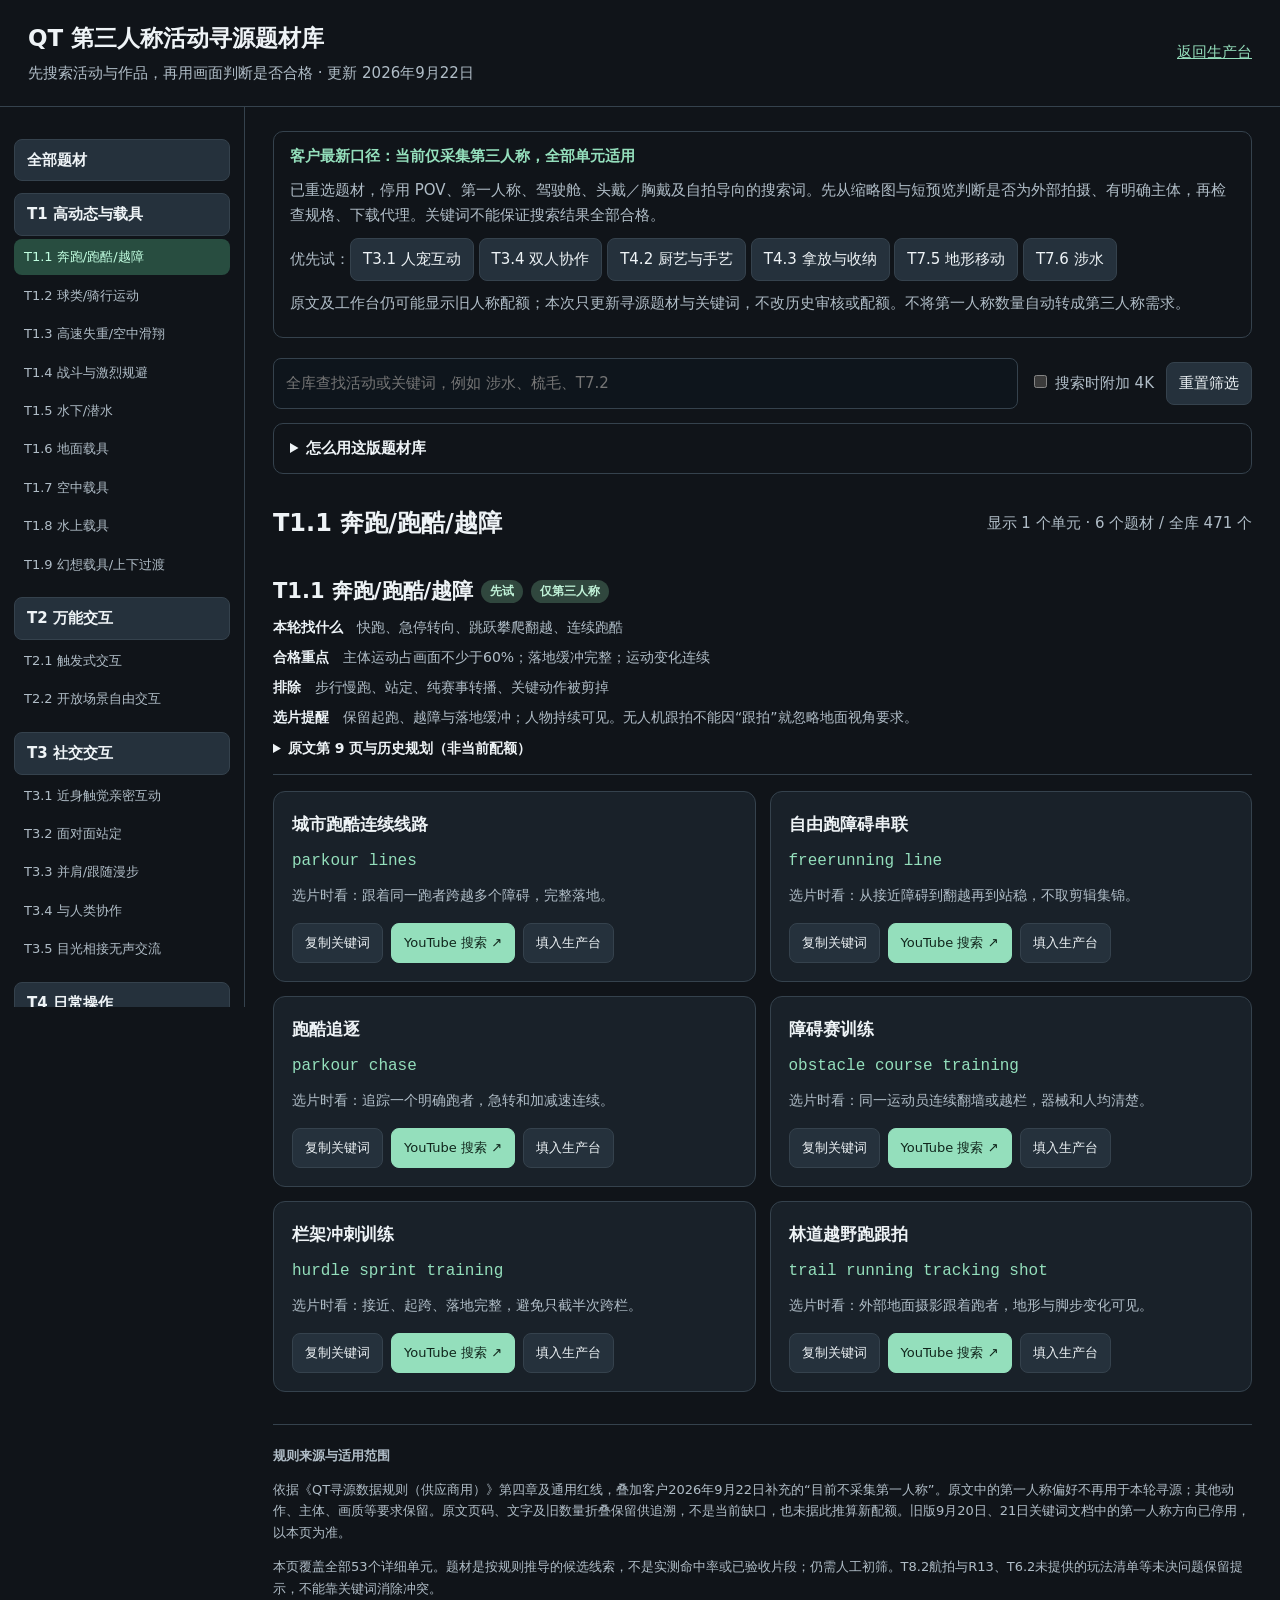
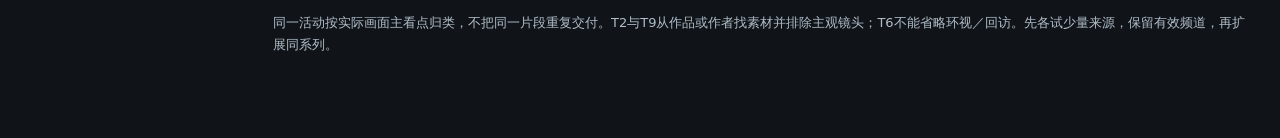
<file: web/topic-library.html>
<!doctype html>
<html lang="zh-CN">
<head>
<meta charset="utf-8"><meta name="viewport" content="width=device-width,initial-scale=1">
<title>QT 第三人称活动寻源题材库</title>
<style>
:root{color-scheme:dark;--bg:#101419;--panel:#192129;--line:#35424d;--muted:#b0bdc7;--accent:#94dfbc}*{box-sizing:border-box}body{margin:0;background:var(--bg);color:#eef3f6;font:15px/1.65 'Microsoft YaHei',system-ui,sans-serif}button,input,select{font:inherit}button,a,input,select{outline-offset:4px}a{color:var(--accent)}button{cursor:pointer}header{padding:20px 28px;border-bottom:1px solid var(--line);display:flex;justify-content:space-between;gap:16px;align-items:center}header h1{font-size:23px;margin:0}header p{color:var(--muted);margin:3px 0 0}header a{white-space:nowrap}.layout{display:grid;grid-template-columns:245px minmax(0,1fr);max-width:1600px;margin:auto}aside{position:sticky;top:0;height:100vh;overflow-y:auto;padding:20px 14px;border-right:1px solid var(--line)}main{min-width:0;padding:24px 28px 70px}button,.action{border:1px solid var(--line);background:#25313c;color:#eef3f6;border-radius:8px;padding:8px 12px;text-decoration:none;display:inline-block}.primary{background:var(--accent);color:#10261c;border-color:var(--accent)}button:hover,.action:hover{filter:brightness(1.13)}.bucket{width:100%;text-align:left;margin-top:12px;font-weight:700}.unit-link{display:block;width:100%;text-align:left;border:0;background:transparent;color:var(--muted);margin:3px 0;padding:7px 10px;font-size:13px}.unit-link.active,.bucket.active{background:#284d40;color:#c2ffe1}.filters{display:flex;flex-wrap:wrap;gap:12px;align-items:center;margin-bottom:14px}input[type=search]{flex:1;min-width:180px;background:#0e151c;color:white;border:1px solid var(--line);border-radius:8px;padding:12px}select{background:#25313c;color:white;border:1px solid var(--line);padding:10px;border-radius:8px}.guide{border:1px solid var(--line);border-radius:10px;padding:12px 16px;margin:0 0 20px;color:var(--muted)}summary{cursor:pointer;color:#eef3f6;font-weight:600}.guide p{margin:10px 0}.result-head{display:flex;align-items:center;justify-content:space-between;gap:10px;flex-wrap:wrap}.result-head h2{font-size:24px;margin:10px 0}.muted{color:var(--muted)}.unit{margin:20px 0 32px;scroll-margin-top:20px}.unit-head{border-bottom:1px solid var(--line);padding-bottom:14px}.unit h3{font-size:21px;margin:0 0 8px}.tag{display:inline-block;padding:2px 9px;border-radius:20px;background:#30473e;color:#bff1d7;font-size:12px;margin-left:8px;vertical-align:middle}.hard{background:#51432e;color:#ffe0a0}.requirements{font-size:14px;color:var(--muted)}.requirements p{margin:7px 0}.requirements strong{color:#edf3f7}.cards{display:grid;grid-template-columns:repeat(2,minmax(0,1fr));gap:14px;margin-top:16px}.card{background:var(--panel);border:1px solid var(--line);border-radius:12px;padding:18px;display:flex;flex-direction:column;min-width:0}.card h4{margin:0;font-size:17px}.query{font-family:Consolas,monospace;color:var(--accent);font-size:16px;overflow-wrap:anywhere;margin:10px 0}.check{color:var(--muted);margin:0 0 16px;font-size:14px}.actions{display:flex;flex-wrap:wrap;gap:8px;margin-top:auto}.actions>*{font-size:13px}.notice{position:fixed;bottom:22px;left:50%;transform:translateX(-50%);padding:12px 20px;background:#def5e7;color:#133823;border-radius:10px;box-shadow:0 4px 24px #0008;max-width:90vw;z-index:10}.empty{padding:40px 0;color:var(--muted)}footer{border-top:1px solid var(--line);padding-top:20px;font-size:13px;color:var(--muted)}.mobile-nav{display:none}label{color:var(--muted)}@media(max-width:1000px){.cards{grid-template-columns:1fr}.layout{grid-template-columns:215px minmax(0,1fr)}main{padding:20px}}@media(max-width:700px){header{padding:16px;align-items:flex-start;flex-direction:column}.layout{display:block}aside{display:none}.mobile-nav{display:block;width:100%;margin-bottom:14px}main{padding:16px}.filters input{width:100%}.result-head h2{font-size:20px}}@media print{body{background:white;color:black}header a,aside,.filters,.mobile-nav,.actions,.notice,.guide{display:none}.layout{display:block}main{padding:0}.cards{display:block}.card{break-inside:avoid;background:white;color:black;margin-bottom:12px}.query,.muted,.check,.requirements{color:#333}.requirements strong{color:black}}
</style>
</head>
<body>
<header><div><h1>QT 第三人称活动寻源题材库</h1><p>先搜索活动与作品，再用画面判断是否合格 · 更新 2026年9月22日</p></div><a id="home" href="/">返回生产台</a></header>
<div class="layout"><aside aria-label="按桶和统合单元选择"><button class="bucket" data-select="all">全部题材</button><div id="nav"></div></aside>
<main><select class="mobile-nav" id="mobile" aria-label="选择统合单元"></select>
<section class="guide" aria-label="当前采集范围"><strong style="color:var(--accent)">客户最新口径：当前仅采集第三人称，全部单元适用</strong><p>已重选题材，停用 POV、第一人称、驾驶舱、头戴／胸戴及自拍导向的搜索词。先从缩略图与短预览判断是否为外部拍摄、有明确主体，再检查规格、下载代理。关键词不能保证搜索结果全部合格。</p><p>优先试：<button data-select="T3.1">T3.1 人宠互动</button> <button data-select="T3.4">T3.4 双人协作</button> <button data-select="T4.2">T4.2 厨艺与手艺</button> <button data-select="T4.3">T4.3 拿放与收纳</button> <button data-select="T7.5">T7.5 地形移动</button> <button data-select="T7.6">T7.6 涉水</button></p><p>原文及工作台仍可能显示旧人称配额；本次只更新寻源题材与关键词，不改历史审核或配额。不将第一人称数量自动转成第三人称需求。</p></section>
<div class="filters"><input id="search" type="search" placeholder="全库查找活动或关键词，例如 涉水、梳毛、T7.2" aria-label="搜索全部题材"><label><input id="fourk" type="checkbox"> 搜索时附加 4K</label><button id="clear">重置筛选</button></div>
<details class="guide"><summary>怎么用这版题材库</summary>
<p>点左侧 T1.1 等单元查看活动。复制英文短词，或直接去 YouTube 搜索；“填入生产台”只填写关键词和目标单元，不自动搜索、不下载。页面可离线浏览，外部搜索需联网。</p>
<p>先试：活动与规则关系直接，建议优先试搜。补充：题材可用，但拍法或素材质量更需要筛选。难搜：连续镜头、机位或规则条件较苛刻。此排序是按规则适配程度推导，不是已测得的命中率；所有题材都需要实际验片。</p>
<p>先单独搜活动，不把“第三人称＋主体明确＋实时＋结果可见”等验收句拼进标题搜索。优先“职业／角色＋实际活动”，如 chef chopping vegetables；结果太杂时只追加一个拍法词，如 tracking shot、one take 或 exterior。不要追加 third person（容易出现游戏），不追加第一人称词；结果太少先去掉 4K。标题声称的画质或单镜头仍需核验。</p>
<p>第三人称初筛：人物、动物或载具是被拍摄的主体，持续在画面内。T3优先双方同框；T4/T7手工类优先侧面或斜侧面看见操作者及手、工具、对象的关系。纯手部顶拍不足以直接确认人称，宜先跳过；固定监控、自拍、无人空镜不因题材吻合就放行。T5.2/T7.4可锚定明确自然事件或物理现象，不强行添加人物。</p>
<p>通用检查：单镜头连续至少5秒，动作起止完整，横屏宽高比1.5至2，背景清晰，稳定无畸变，无变焦，无字幕/UI/黑边；有原声且不被音乐完全掩盖。T1至T8实拍及合规实拍特效合成，原生2K以上且≥24fps（标准23.976fps按24p认可，保留原帧率、不插帧）；T9动画可1080P、按原作帧率。仅T8.4允许刻意慢速摄影，所有桶均不收游戏录制。</p>
<p>先看原站画面与可用格式，再决定是否下载代理。选取动作完整的片段，不能为去掉主体丢失而把动作截在一半；不要用放大、插帧或拼接凑合格。来源可追溯不等于已取得使用授权。</p>
</details>
<div class="result-head"><h2 id="heading"></h2><span class="muted" id="count"></span></div>
<div id="results"></div>
<footer><strong>规则来源与适用范围</strong><p>依据《QT寻源数据规则（供应商用）》第四章及通用红线，叠加客户2026年9月22日补充的“目前不采集第一人称”。原文中的第一人称偏好不再用于本轮寻源；其他动作、主体、画质等要求保留。原文页码、文字及旧数量折叠保留供追溯，不是当前缺口，也未据此推算新配额。旧版9月20日、21日关键词文档中的第一人称方向已停用，以本页为准。</p><p>本页覆盖全部53个详细单元。题材是按规则推导的候选线索，不是实测命中率或已验收片段；仍需人工初筛。T8.2航拍与R13、T6.2未提供的玩法清单等未决问题保留提示，不能靠关键词消除冲突。</p><p>同一活动按实际画面主看点归类，不把同一片段重复交付。T2与T9从作品或作者找素材并排除主观镜头；T6不能省略环视／回访。先各试少量来源，保留有效频道，再扩展同系列。</p></footer>
</main></div><div class="notice" id="toast" role="status" hidden></div>
<script>
const units = [{"id": "T1.1", "priority": "先试", "note": "保留起跑、越障与落地缓冲；人物持续可见。无人机跟拍不能因“跟拍”就忽略地面视角要求。", "name": "奔跑/跑酷/越障", "target": 85, "first_person": 19, "third_person": 66, "page": 9, "find": "快跑、急停转向、跳跃攀爬翻越、连续跑酷", "pass": "主体运动占画面不少于60%；落地缓冲完整；运动变化连续", "exclude": "步行慢跑、站定、纯赛事转播、关键动作被剪掉", "topics": [{"label": "城市跑酷连续线路", "query": "parkour lines", "check": "跟着同一跑者跨越多个障碍，完整落地。"}, {"label": "自由跑障碍串联", "query": "freerunning line", "check": "从接近障碍到翻越再到站稳，不取剪辑集锦。"}, {"label": "跑酷追逐", "query": "parkour chase", "check": "追踪一个明确跑者，急转和加减速连续。"}, {"label": "障碍赛训练", "query": "obstacle course training", "check": "同一运动员连续翻墙或越栏，器械和人均清楚。"}, {"label": "栏架冲刺训练", "query": "hurdle sprint training", "check": "接近、起跨、落地完整，避免只截半次跨栏。"}, {"label": "林道越野跑跟拍", "query": "trail running tracking shot", "check": "外部地面摄影跟着跑者，地形与脚步变化可见。"}], "current_find": "快跑、急停转向、跳跃攀爬翻越、连续跑酷", "current_pass": "主体运动占画面不少于60%；落地缓冲完整；运动变化连续"}, {"id": "T1.2", "priority": "先试", "note": "看人体动作、器材运动与空间变化；近距离跟随优于大远景转播。不要把滑板自行车归成机动车。", "name": "球类/骑行运动", "target": 66, "first_person": 5, "third_person": 61, "page": 9, "find": "球类、骑行、滑板、轮滑", "pass": "人体动作、运动物体/器材和空间位置变化均清晰", "exclude": "纯观赛大远景、机动载具", "topics": [{"label": "滑板连续招式线路", "query": "skateboarding line", "check": "滑手、板和落地同时可见，留足收尾。"}, {"label": "轮滑街道跟拍", "query": "inline skating follow cam", "check": "跟随一个滑手，看转弯和滑行变化。"}, {"label": "小轮车场地线路", "query": "BMX park run", "check": "骑手与自行车完整可辨，跳跃与落地连续。"}, {"label": "山地自行车连续线路", "query": "mountain bike trail riding", "check": "外部摄影跟着同一骑手，不选骑行者头盔或车把视角。"}, {"label": "篮球突破训练", "query": "basketball drive drill", "check": "运球、突破、上篮为连续动作，不只拍篮筐。"}, {"label": "足球带球射门训练", "query": "football dribbling shooting drill", "check": "带球至射门完整，人物和球不出画。"}], "current_find": "球类、骑行、滑板、轮滑", "current_pass": "人体动作、运动物体/器材和空间位置变化均清晰"}, {"id": "T1.3", "priority": "难搜", "note": "原文要求过山车、蹦极、跳伞三项均覆盖。空中题材与R13存在适用疑点时需确认，不能自行扩大豁免。", "name": "高速失重/空中滑翔", "target": 80, "first_person": 24, "third_person": 56, "page": 9, "find": "过山车、蹦极、跳伞、翼装、无人机贴地飞越", "pass": "失重/加速段完整，允许轻度抖动", "exclude": "", "topics": [{"label": "过山车外部拍摄", "query": "roller coaster off ride", "check": "地面镜头跟随同一列车完成加速或下落，不能拍前排乘客的主观视野。"}, {"label": "蹦极完整跳跃", "query": "bungee jump full jump", "check": "从起跳到绳索回弹完整，主体不丢失。"}, {"label": "双人跳伞外部摄影", "query": "tandem skydive outside camera", "check": "外部摄影师跟着跳伞者，核对视角适用口径。"}, {"label": "翼装伴飞", "query": "wingsuit follow camera", "check": "持续跟随同一翼装者，非剪辑合辑。"}, {"label": "滑翔伞外部跟拍", "query": "paragliding follow cam", "check": "明确飞行主体及升降变化，先核对单元边界。"}, {"label": "高空秋千释放", "query": "giant swing release", "check": "从外部跟随乘坐者释放、下落与回摆；非第一视角，需核对本单元失重及视角适用边界。"}], "current_find": "过山车、蹦极、跳伞、翼装、无人机贴地飞越", "current_pass": "失重/加速段完整，允许轻度抖动"}, {"id": "T1.4", "priority": "补充", "note": "必须是实拍或实拍特效合成；攻击、受击或躲避有可见反馈。片名只是定位线索，不保证片段符合。", "name": "战斗与激烈规避", "target": 75, "first_person": 14, "third_person": 61, "page": 10, "find": "影视/特技实拍的潜行躲闪、格斗、爆破规避、追车枪战", "pass": "攻击/规避有明显视觉反馈，来自影视或特技实拍", "exclude": "动画/CG、游戏、纯特效无实拍底", "topics": [{"label": "特技团队单镜头打斗", "query": "stunt fight one take", "check": "双方同框，攻击与规避连续，非幕后讲解。"}, {"label": "近身武术对打", "query": "martial arts fight short film", "check": "从出招到格挡受力有反馈，避开游戏与动画。"}, {"label": "走廊连续打斗", "query": "hallway fight scene", "check": "挑实际连续镜头，排除正反打和快速剪切。"}, {"label": "剑术特技短片", "query": "sword fight stunt short film", "check": "武器与双方身体清楚，动作无穿帮。"}, {"label": "追逐中翻越躲闪", "query": "foot chase stunt scene", "check": "主体主动规避障碍，落地及反应完整。"}, {"label": "实拍爆破规避", "query": "explosion escape movie scene", "check": "人物规避和爆破反馈同镜头，注意内容合规。"}], "current_find": "影视/特技实拍的潜行躲闪、格斗、爆破规避、追车枪战", "current_pass": "攻击/规避有明显视觉反馈，来自影视或特技实拍"}, {"id": "T1.5", "priority": "先试", "note": "水体扰动、气泡或光影变化要可见；跟潜水员而非只看珊瑚空镜，严重浑浊不收。", "name": "水下/潜水", "target": 66, "first_person": 23, "third_person": 43, "page": 10, "find": "水中游动、下潜上浮、人和水流互动", "pass": "保留光影、水体扰动、气泡、悬浮物或水流影响", "exclude": "主体长期静止、严重浑浊、纯水下风景", "topics": [{"label": "自由潜水下潜", "query": "freediving descent", "check": "完整跟随潜水者下潜，周围水体清晰。"}, {"label": "自由潜水上浮", "query": "freediving ascent", "check": "上浮动作及水面变化连续，主体持续可见。"}, {"label": "水肺潜水跟拍", "query": "scuba diver follow cam", "check": "潜水员游动、气泡和背景同时清楚。"}, {"label": "水下游泳跟拍", "query": "underwater swimming tracking shot", "check": "游泳者全身与推进水流可读。"}, {"label": "人鱼潜水实拍", "query": "mermaid swimming underwater", "check": "真人水下运动，排除动画、浓重滤镜和定姿摆拍。"}, {"label": "浮潜同伴跟随", "query": "snorkeling follow diver", "check": "镜头跟随同伴移动，不只拍水下景观。"}], "current_find": "水中游动、下潜上浮、人和水流互动", "current_pass": "保留光影、水体扰动、气泡、悬浮物或水流影响"}, {"id": "T1.6", "priority": "先试", "note": "强调真实机动车速度与位移，外部地面跟拍优先；纯行车记录监控、航拍俯视需排除或复核。", "name": "地面载具", "target": 104, "first_person": 19, "third_person": 85, "page": 10, "find": "城市/高速驾驶、泊车、摩托电动车", "pass": "速度感和空间位移清晰", "exclude": "幻想载具", "topics": [{"label": "摩托车滚动跟拍", "query": "motorcycle rolling shots", "check": "相机与骑手同步移动，看清车与道路。"}, {"label": "汽车行驶跟拍", "query": "car rolling shots", "check": "同一辆车持续在画面中，非广告蒙太奇。"}, {"label": "拉力赛车路段", "query": "rally car tracking shot", "check": "地面追踪过弯，不选远景赛事切机位。"}, {"label": "越野车连续过弯", "query": "off road driving follow cam", "check": "车体、路面和空间位移可读。"}, {"label": "卡丁车赛道外部跟拍", "query": "karting trackside", "check": "从赛道外追踪同一车手过弯，排除车载相机、游戏和赛事UI。"}, {"label": "汽车平行泊车", "query": "parallel parking exterior view", "check": "外部摄影看完整车辆移动至停稳，不选驾驶位教程。"}], "current_find": "城市/高速驾驶、泊车、摩托电动车", "current_pass": "速度感和空间位移清晰"}, {"id": "T1.7", "priority": "补充", "note": "本单元有R13空中视角豁免，但不等于允许第一人称。只找外部拍摄的飞行载具；不找驾驶舱、机头相机或纯航拍空镜。", "name": "空中载具", "target": 80, "first_person": 14, "third_person": 66, "page": 10, "find": "穿越飞行、无人机、直升机驾驶位", "pass": "R13 豁免，允许空中视角", "exclude": "", "topics": [{"label": "直升机悬停转向", "query": "helicopter hovering maneuver", "check": "外部镜头跟随直升机升降转向，机体持续可见。"}, {"label": "轻型飞机起飞外拍", "query": "light aircraft takeoff exterior", "check": "外部拍摄同一架飞机滑跑离地，不能靠变焦保持大小。"}, {"label": "滑翔机牵引起飞", "query": "glider aerotow takeoff", "check": "从外部跟随可辨的滑翔机，拖曳与离地过程连续。"}, {"label": "飞机编队伴飞", "query": "formation flying air to air", "check": "锁定一架飞机，可见姿态变化与空间关系。"}, {"label": "无人机追踪飞机", "query": "drone following plane", "check": "外部主体始终清晰，非纯CG。"}, {"label": "直升机外部跟拍", "query": "helicopter air to air footage", "check": "持续跟随真实直升机，不取剪辑合集。"}], "current_find": "外部摄影跟随直升机、轻型飞机、滑翔机等空中载具；不采驾驶舱视野", "current_pass": "R13 豁免，允许空中视角"}, {"id": "T1.8", "priority": "先试", "note": "水面变化和载具运动都要可辨，外部跟拍为主；岸上固定远景或航拍不能直接视为合格。", "name": "水上载具", "target": 52, "first_person": 5, "third_person": 47, "page": 11, "find": "船、摩托艇甲板与驾驶位", "pass": "水面动态与载具运动清晰", "exclude": "", "topics": [{"label": "摩托艇水面跟拍", "query": "jet ski follow cam", "check": "骑手、艇和水花同画面，转弯完整。"}, {"label": "快艇并行跟拍", "query": "speedboat tracking shot", "check": "相邻船上平视跟拍，艇与浪花连续可见。"}, {"label": "帆船航行跟拍", "query": "sailing boat tracking shot", "check": "船体航行与水面反馈可见，非纯甲板静景。"}, {"label": "皮划艇跟随", "query": "kayak follow cam", "check": "艇与划行运动清楚，背景不虚化。"}, {"label": "划艇水上训练", "query": "rowing boat training", "check": "艇员动作与船体位移同步，避开大远景赛事。"}, {"label": "船只靠泊外拍", "query": "boat docking exterior", "check": "地面或相邻船上跟拍整船转向靠泊，主体与水面空间关系连续。"}], "current_find": "外部跟随船、摩托艇、皮划艇等水上载具；不采驾驶位或纯船头视野", "current_pass": "水面动态与载具运动清晰"}, {"id": "T1.9", "priority": "难搜", "note": "要求影视实拍底与干净合成，保留上下舱或模式切换；纯CG飞船与游戏过场不能冒充实拍。", "name": "幻想载具/上下过渡", "target": 52, "first_person": 9, "third_person": 43, "page": 11, "find": "影视实拍中的机甲、飞船、幻想载具及上下舱/模式切换", "pass": "过程完整、实拍底、特效边界干净", "exclude": "动画、纯CG、游戏", "topics": [{"label": "真人穿戴机械战甲", "query": "Iron Man suit up scene", "check": "人进入或战甲闭合过程，核对实拍底与单镜头长度。"}, {"label": "沙丘扑翼机登舱", "query": "Dune ornithopter boarding scene", "check": "人物、舱门与登舱动作完整，非模型展示。"}, {"label": "阿凡达机甲驾驶", "query": "Avatar AMP suit scene", "check": "真人进入或操纵机甲的连续段。"}, {"label": "星际飞船登船", "query": "Star Wars boarding ship scene", "check": "人上舷梯到舱内连续，不能跨切镜拼接。"}, {"label": "科幻载具舱盖开启", "query": "sci fi pilot boarding vehicle scene", "check": "外部摄影让人物、载具和舱盖同框，有登舱或模式切换过程。"}, {"label": "实拍机械外骨骼短片", "query": "live action exoskeleton short film", "check": "实拍人物与装置交互，非纯产品渲染。"}], "current_find": "影视实拍中的机甲、飞船、幻想载具及上下舱/模式切换", "current_pass": "过程完整、实拍底、特效边界干净"}, {"id": "T2.1", "priority": "难搜", "note": "只找科幻魔幻影视。触发与世界内反馈必须同镜头；写if→then，并按单部作品累计至少8种动作、4种场景。以下是场景定位词，不是已验收片段。", "name": "触发式交互", "target": 141, "first_person": 57, "third_person": 84, "page": 12, "find": "科幻/魔幻影视中的机关、装置、能力触发", "pass": "每条写 if→then；触发与世界内可视反馈在同一镜头完整呈现", "exclude": "游戏、动画、仅音效/字幕反馈、无实拍底、抠像残留", "topics": [{"label": "手势打开传送门", "query": "Doctor Strange portal scene", "check": "手势到门形成连续；排除教程、游戏、绿幕素材。"}, {"label": "魔杖令物体悬浮", "query": "Harry Potter Wingardium Leviosa scene", "check": "施法者、手势与物体升起同镜头可见。"}, {"label": "意念移动金属", "query": "Magneto moving metal movie scene", "check": "人物动作到金属位移有明确因果。"}, {"label": "机械战甲响应手势", "query": "Iron Man suit assembly scene", "check": "角色触发到机械装配响应连续。"}, {"label": "触碰启动全息装置", "query": "Iron Man hologram scene", "check": "手部触发与世界内全息变化同框；不可只有屏幕文字。"}, {"label": "原力推开物体", "query": "Star Wars Force push scene", "check": "角色施力与对象位移同一镜头，非游戏演示。"}, {"label": "身份识别开启通道", "query": "sci fi biometric door scene", "check": "扫描与门打开可见，不能仅播“已通过”字幕。"}, {"label": "激活能量护盾", "query": "live action energy shield scene", "check": "动作触发后护盾显现，合成边缘干净。"}, {"label": "科幻舱门感应开启", "query": "spaceship automatic door movie scene", "check": "人物靠近到门开启连续，非现实商场自动门。"}, {"label": "魔法点亮物体", "query": "Harry Potter Lumos scene", "check": "施法动作到可见发光完整，避免只有念咒音频。"}], "current_find": "科幻/魔幻影视中的机关、装置、能力触发", "current_pass": "每条写 if→then；触发与世界内可视反馈在同一镜头完整呈现"}, {"id": "T2.2", "priority": "难搜", "note": "不能把普通逛街改名为万能交互。要移动到不同点位并交互，反馈可见；单部作品仍需累计8种动作、4种场景。", "name": "开放场景自由交互", "target": 141, "first_person": 28, "third_person": 113, "page": 13, "find": "科幻/魔幻影视开放场景漫游与多点交互", "pass": "空间位移和交互明确，反馈可视，镜头锚定主体", "exclude": "HUD、游戏、纯过场、只有跑图", "topics": [{"label": "实验室走动操控全息物", "query": "Iron Man lab scene", "check": "人物走动并实际操控装置，不只站着讲解。"}, {"label": "魔法工坊多处施法", "query": "wizard workshop live action scene", "check": "同一人物移动、接触或施法，环境有响应。"}, {"label": "科幻舰桥走动操作", "query": "spaceship bridge movie scene", "check": "走到控制位再操作，有世界内可视反馈。"}, {"label": "未来实验室参观交互", "query": "sci fi laboratory walkthrough scene", "check": "人物边走边启动多个实体装置，非建筑渲染。"}, {"label": "魔法商店试用物件", "query": "Harry Potter wand shop scene", "check": "移动和试用魔法物件同一连续段。"}, {"label": "空间站机器人互动", "query": "space station robot interaction scene", "check": "跟随角色移动，机器人有动作回应而非纯对谈。"}, {"label": "移动中操纵悬浮物", "query": "telekinesis walking movie scene", "check": "人物位移与物体响应同时成立，非纯追逐。"}, {"label": "科幻短片智能房间", "query": "smart room sci fi short film", "check": "真人走动触发房间变化，不是现实家居开关演示。"}], "current_find": "科幻/魔幻影视开放场景漫游与多点交互", "current_pass": "空间位移和交互明确，反馈可视，镜头锚定主体"}, {"id": "T3.1", "priority": "先试", "note": "只找外部跟拍的人与动物或双人互动，锚定发起者。接近→接触→持续→分开完整且对象有回应；第三人称不等于固定旁观，原文排除固定旁观机位。", "name": "近身触觉亲密互动", "target": 145, "first_person": 122, "third_person": 23, "page": 14, "find": "拥抱、拍肩、握手、撸宠、喂食、洗澡梳毛", "pass": "接近→接触→持续→分开完整，对象有回应", "exclude": "未接触、开头已接触、对象无反应、固定旁观、对象非生命", "topics": [{"label": "跟拍马匹梳毛", "query": "\"tracking shot of\" groomer brushing horse", "check": "图库单镜头：外部跟拍，人和动物同框，接触动作完整。"}, {"label": "宠物洗澡实录", "query": "dog groomer bathing dog natural sound", "check": "图库单镜头：外部跟拍，人和动物同框，接触动作完整。"}, {"label": "农夫喂羊跟拍", "query": "farmer feeding goats \"following shot\"", "check": "图库单镜头：外部跟拍，人和动物同框，接触动作完整。"}, {"label": "推轨抚摸马匹", "query": "\"dolly shot of\" woman petting horse", "check": "图库单镜头：外部跟拍，人和动物同框，接触动作完整。"}, {"label": "主人逗狗无解说", "query": "owner playing with dog no talking", "check": "图库单镜头：外部跟拍，人和动物同框，接触动作完整。"}, {"label": "饲养员喂大象", "query": "keeper feeding elephant real sound", "check": "图库单镜头：外部跟拍，人和动物同框，接触动作完整。"}, {"label": "重逢拥抱一镜到底", "query": "couple hugging reunion one take", "check": "图库单镜头：外部跟拍，人和动物同框，接触动作完整。"}, {"label": "宠物美容师给狗梳毛", "query": "dog groomer brushing dog", "check": "侧面跟随美容师的操作，操作者、手、狗的回应及结束都可见。"}, {"label": "马厩日常刷马", "query": "groom brushing horse", "check": "外部拍摄马工接近、刷毛到撤手，马转头或调整身体回应。"}, {"label": "主人抚摸猫咪", "query": "owner petting cat", "check": "主人身体与猫同框，猫蹭手或转头回应，不能开头已经接触。"}, {"label": "饲养员手喂山羊", "query": "farmer hand feeding goats", "check": "旁拍饲养员递食、山羊取食到撤手，不是自己的手伸向镜头前。"}, {"label": "宠物美容师给狗洗澡", "query": "groomer bathing dog", "check": "跟随操作者和狗的完整接触互动，不选纯浴盆俯拍或快剪教程。"}, {"label": "人与人拥抱重逢", "query": "reunion hug one take", "check": "接近、拥抱、回抱与分开完整，背景不能虚化。"}, {"label": "双人见面握手", "query": "two people greeting handshake", "check": "外部摄影中两人伸手、握住、回应、松开完整，时长足够。"}, {"label": "马工给马挠痒", "query": "groom scratching horse", "check": "人和马同框且主动接触后马有回应，不是只拍一只伸入画面的手。"}, {"label": "饲养员梳理驴毛", "query": "keeper grooming donkey", "check": "跟随饲养员与驴互动，保留接触前后和动物回应。"}, {"label": "朋友击掌庆祝", "query": "friends high five celebration", "check": "两人接近、击掌回应到分开连续，不能只截击掌一瞬。"}], "current_find": "拥抱、拍肩、握手、撸宠、喂食、洗澡梳毛", "current_pass": "接近→接触→持续→分开完整，对象有回应"}, {"id": "T3.2", "priority": "补充", "note": "外部摄影让两人面对面同框，有手势、重心或朝向变化；排除采访正反打、自拍独白和静态对脸讲解。", "name": "面对面站定", "target": 122, "first_person": 75, "third_person": 47, "page": 14, "find": "对话对位、站定、朝向微调", "pass": "面对面且有朝向/重心/手势变化", "exclude": "边走边聊、并排、静止无互动、多人会议、纯画外音", "topics": [{"label": "站立手语对话", "query": "standing sign language conversation", "check": "两人面对面，手势与回应连续同框。"}, {"label": "双人问路表演", "query": "asking directions acting scene", "check": "提问者与指路者站定同框，指向与回应可见，不选语言教学字幕片。"}, {"label": "街头魔术面对面交流", "query": "street magician spectator interaction", "check": "只取站定交流与回应，不是单人技巧特写。"}, {"label": "站立双人表演练习", "query": "two person acting scene one take", "check": "面向彼此有微动作，非静态朗读或切机位。"}, {"label": "游客与向导停步交流", "query": "guide visitor conversation", "check": "两人保持面对面，手势和眼神可读。"}, {"label": "摊主与顾客商谈", "query": "vendor customer conversation", "check": "旁拍两人面对面手势与回应，避开柜台遮挡及新闻采访切镜。"}, {"label": "教练向运动员交代战术", "query": "coach athlete conversation", "check": "两人站定面对面，教练手势与运动员回应连续，不选围坐会议。"}, {"label": "裁缝与顾客面谈", "query": "tailor customer consultation", "check": "双方站立讨论版型并回应，重点是朝向和手势而非各自独立干活。"}], "current_find": "对话对位、站定、朝向微调", "current_pass": "面对面且有朝向/重心/手势变化"}, {"id": "T3.3", "priority": "先试", "note": "同伴身体可见，行走中有等待、放慢、侧头交流或间距调整。只拍脚与路应转查T6。", "name": "并肩/跟随漫步", "target": 122, "first_person": 75, "third_person": 47, "page": 15, "find": "持续同行、速度动态匹配、行走中交流", "pass": "同伴可见，有等待/放慢/侧头/间距调整", "exclude": "站定聊天、只有脚与路、无呼应、短切镜", "topics": [{"label": "背影情侣遛狗", "query": "\"back view of\" couple walking dog", "check": "图库单镜头：背后或侧面跟拍两人同行，两人全程可见。"}, {"label": "跟拍朋友边走边聊", "query": "\"tracking shot of\" two friends walking talking", "check": "图库单镜头：背后或侧面跟拍两人同行，两人全程可见。"}, {"label": "公园情侣跟拍", "query": "\"following shot of\" couple walking in park", "check": "图库单镜头：背后或侧面跟拍两人同行，两人全程可见。"}, {"label": "母女同行移动镜头", "query": "\"traveling shot of\" mother and daughter walking", "check": "图库单镜头：背后或侧面跟拍两人同行，两人全程可见。"}, {"label": "稳定器跟拍徒步二人", "query": "\"steadicam shot of\" two hikers on trail", "check": "图库单镜头：背后或侧面跟拍两人同行，两人全程可见。"}, {"label": "老夫妻散步一镜到底", "query": "elderly couple walking together one take", "check": "图库单镜头：背后或侧面跟拍两人同行，两人全程可见。"}, {"label": "街头同行实录", "query": "two friends walking street natural sound", "check": "图库单镜头：背后或侧面跟拍两人同行，两人全程可见。"}, {"label": "双人山路徒步", "query": "two friends hiking together", "check": "第三位摄影者跟随两人，能看出等候、回头交流或步速匹配。"}, {"label": "双人边走边聊", "query": "walking and talking one take", "check": "两人持续同行，动态速度匹配可读。"}, {"label": "向导带游客徒步", "query": "hiking guide with visitors", "check": "向导与游客均可见，放慢等人或边走指路，不能只拍摄影者前方的路。"}, {"label": "情侣公园漫步", "query": "couple walking talking", "check": "同伴并肩回应，避免浅景深爱情短片。"}, {"label": "陪长者散步", "query": "walking with elderly parent", "check": "步速匹配、搀扶或侧头回应连续。"}, {"label": "两人逛市场", "query": "two friends walking market", "check": "外部跟着同伴持续同行互动，不是主观步行或无人市场风景。"}, {"label": "结伴遛狗散步", "query": "couple walking dog together", "check": "两人边走边呼应并调整间距，狗不能替代双人的同行关系。"}, {"label": "护工陪长者步行", "query": "caregiver walking with elderly person", "check": "双方身体可见，搀扶行走、配合步速到站稳连续。"}], "current_find": "持续同行、速度动态匹配、行走中交流", "current_pass": "同伴可见，有等待/放慢/侧头/间距调整"}, {"id": "T3.4", "priority": "先试", "note": "一方行动、另一方明确回应，触发→过程→反馈同镜头；合作关系比单纯同时出现更重要。", "name": "与人类协作", "target": 122, "first_person": 85, "third_person": 37, "page": 15, "find": "指引、搀扶、抛物给同伴", "pass": "协作动作与对方响应同镜完整", "exclude": "各做各的、无人接物、未拍到反馈、UI/HUD", "topics": [{"label": "跟拍两人抬桌", "query": "\"tracking shot of\" two people carrying table", "check": "图库单镜头：外部跟拍两人协作，配合动作起止完整。"}, {"label": "两人抬皮划艇", "query": "two men carrying kayak \"following shot\"", "check": "图库单镜头：外部跟拍两人协作，配合动作起止完整。"}, {"label": "推轨两人搭帐篷", "query": "\"dolly shot of\" couple pitching tent", "check": "图库单镜头：外部跟拍两人协作，配合动作起止完整。"}, {"label": "两工人抬梯子", "query": "two workers carrying ladder no talking", "check": "图库单镜头：外部跟拍两人协作，配合动作起止完整。"}, {"label": "父子传接球一镜到底", "query": "father and son playing catch one take", "check": "图库单镜头：外部跟拍两人协作，配合动作起止完整。"}, {"label": "稳定器两人搬家具", "query": "\"steadicam shot of\" two people moving furniture", "check": "图库单镜头：外部跟拍两人协作，配合动作起止完整。"}, {"label": "朋友攀岩互助实录", "query": "friends helping climb rock natural sound", "check": "图库单镜头：外部跟拍两人协作，配合动作起止完整。"}, {"label": "双人传接球", "query": "two people playing catch", "check": "外部摄影看见投球者和接球者，抛球到接稳同镜头完整。"}, {"label": "同伴拉上岩台", "query": "helping friend climb", "check": "伸手、握住、拉起和站稳完整。"}, {"label": "双人搬桌子", "query": "two people moving table", "check": "能看出双方配合移动及放稳结果。"}, {"label": "木工同伴递工具", "query": "carpenters passing tools", "check": "两个木工及工具同框，递出、接住和开始使用连续。"}, {"label": "户外协作搭帐篷", "query": "two people pitching tent", "check": "一方扶杆另一方接应，选完整合作动作。"}, {"label": "指挥同伴倒车", "query": "guiding car parking", "check": "手势后车辆响应同镜头，操作者主体清楚。"}, {"label": "双人抬放皮划艇", "query": "two people carrying kayak", "check": "从共同抓握到抬起、搬移、放稳连续，有明确互相配合。"}, {"label": "陪练帮助拉伸", "query": "assisted partner stretching", "check": "两人同框，一方施加辅助力另一方姿态回应，收尾完整。"}], "current_find": "指引、搀扶、抛物给同伴", "current_pass": "协作动作与对方响应同镜完整"}, {"id": "T3.5", "priority": "难搜", "note": "只找外部双人同框的无声对视与微表情回应；面部可辨且背景清晰。不要把看向摄影镜头当成双方眼神交流，也不收正反打。", "name": "目光相接无声交流", "target": 99, "first_person": 70, "third_person": 29, "page": 16, "find": "注视、对视、视线转移、微表情回应", "pass": "对视不少于2秒或完整视线变化，对方有回应，同一镜头同一景别", "exclude": "无眼神接触、单方无回应、远景、有切镜/变焦、多段拼接/慢放/定格", "topics": [{"label": "双人凝视挑战", "query": "eye contact experiment two people", "check": "双方眼睛可辨，有回视或微表情，连续至少5秒。"}, {"label": "双人无声表演", "query": "silent acting scene two people", "check": "有明确互相对视和表情回应，不是独白。"}, {"label": "舞伴起舞前对视", "query": "dance partners eye contact", "check": "保留对视回应的完整段，避免切到眼睛特写。"}, {"label": "情侣无声凝视", "query": "couple eye contact one take", "check": "两张脸同框，背景仍清晰，非照片推拉。"}, {"label": "双人默剧交流", "query": "two person mime scene", "check": "视线交流清楚，有眨眼点头等回应。"}, {"label": "影视双人持续凝视", "query": "two shot silent movie scene", "check": "单景别连续对视，避开正反打和背景虚化。"}], "current_find": "注视、对视、视线转移、微表情回应", "current_pass": "对视不少于2秒或完整视线变化，对方有回应，同一镜头同一景别"}, {"id": "T4.1", "priority": "补充", "note": "客户新增仅第三人称覆盖原文“第一人称为主”的偏好；手操作和动作完整仍保留。侧面或斜侧面拍实际进食/阅读者，不选头胸佩戴、自拍独白、纯物体特写或静坐摆拍。", "name": "自我摄入与生活沉浸", "target": 122, "first_person": 108, "third_person": 14, "page": 17, "find": "吃饭、饮酒、看书、玩手机", "pass": "第一人称为主，看到手操作，动作完整", "exclude": "纯物体特写、动作未完成", "topics": [{"label": "人物早餐进食", "query": "person eating breakfast", "check": "外部拍摄进食者拿起食物、入口和放下，避免吃播正脸固定机位。"}, {"label": "茶席品茶", "query": "tea tasting ceremony", "check": "旁拍品茶者端杯、饮用到放回，别只拍冲茶器具或广告特写。"}, {"label": "公园读书翻页", "query": "person reading book park", "check": "人物与手持书同框，翻页和持书调整完整，背景清晰。"}, {"label": "人物读报折报", "query": "person reading newspaper", "check": "外部拍摄展开、阅读调整、折回，不能只见报纸遮满镜头。"}, {"label": "人物操作手机", "query": "person using smartphone", "check": "侧面可见操作者和真实触控动作，不要屏幕录制或叠加UI。"}, {"label": "朋友户外野餐", "query": "friends picnic eating", "check": "跟随一个明确进食者的完整取食动作，不以聊天或摆拍为主。"}, {"label": "徒步者停步喝水", "query": "hiker drinking water", "check": "外部拍摄取出水瓶、饮水、收回完整，不能只拍伸向镜头的瓶子。"}, {"label": "人物图书馆阅读", "query": "student reading library", "check": "人物与书页动作连续，阅读中有实际手部操作，不是静态学习直播。"}], "current_find": "吃饭、饮酒、看书、玩手机", "current_pass": "当前仅第三人称：外部拍摄实际操作者，看到手操作，动作完整"}, {"id": "T4.2", "priority": "先试", "note": "优先找厨师、工匠、清洁工的职业活动，外部镜头能辨明操作者及手与物体关系。手接触→状态改变→结果完整；顶拍手部不直接当第三人称，加速教程和前后跳切不收。", "name": "状态改变和创造", "target": 183, "first_person": 131, "third_person": 52, "page": 17, "find": "切、搅、写、拧、清洁、烹饪", "pass": "看到手接触→物体发生变化，动作有结果", "exclude": "物体未变化、只拍结果", "topics": [{"label": "推轨厨师切菜", "query": "\"dolly shot of\" chef chopping vegetables", "check": "图库单镜头：侧拍职业操作者，手与物体关系可见，无快放跳切。"}, {"label": "面包师揉面实录", "query": "baker kneading dough natural sound", "check": "图库单镜头：侧拍职业操作者，手与物体关系可见，无快放跳切。"}, {"label": "拉面师傅现场声", "query": "noodle master hand pulled noodles real sound", "check": "图库单镜头：侧拍职业操作者，手与物体关系可见，无快放跳切。"}, {"label": "裁缝手缝无解说", "query": "tailor hand sewing no talking", "check": "图库单镜头：侧拍职业操作者，手与物体关系可见，无快放跳切。"}, {"label": "跟拍木匠刨木", "query": "\"tracking shot of\" carpenter planing wood", "check": "图库单镜头：侧拍职业操作者，手与物体关系可见，无快放跳切。"}, {"label": "书法一镜到底", "query": "calligrapher brush writing single take", "check": "图库单镜头：侧拍职业操作者，手与物体关系可见，无快放跳切。"}, {"label": "擦窗工素材", "query": "window cleaner squeegee raw footage", "check": "图库单镜头：侧拍职业操作者，手与物体关系可见，无快放跳切。"}, {"label": "推轨街头摊贩烹饪", "query": "\"dolly shot of\" street food vendor cooking", "check": "图库单镜头：侧拍职业操作者，手与物体关系可见，无快放跳切。"}, {"label": "厨师切菜备料", "query": "chef chopping vegetables", "check": "侧拍厨师及刀和菜，保留一次完整切分，不只选刀刃特写。"}, {"label": "面包师揉面", "query": "baker kneading dough", "check": "面包师施力到面团形变完整，排除快放和只拍面团。"}, {"label": "厨师打蛋搅拌", "query": "chef whisking eggs", "check": "操作者手臂与碗同框，从搅拌到混合结果可见。"}, {"label": "书法家现场书写", "query": "calligrapher writing", "check": "斜侧面拍作者落笔到完成字迹，不能只拍纸面的俯拍视频。"}, {"label": "家具工拧紧螺丝", "query": "carpenter tightening screws", "check": "外部拍工匠操作至连接固定，工具和动作结果都可辨。"}, {"label": "擦鞋匠刷洗鞋子", "query": "shoeshiner cleaning shoes", "check": "侧面看操作者刷洗形成干净区域，不是前后对比跳切。"}, {"label": "清洁工擦窗", "query": "window cleaner squeegee", "check": "外部拍摄清洁工与玻璃，擦拭轨迹及干净区域连续形成。"}, {"label": "木雕师削木", "query": "woodcarver carving wood", "check": "侧面看工匠刀具接触至木屑脱落，不选头戴教程。"}, {"label": "裁缝手工缝线", "query": "tailor hand sewing", "check": "可辨裁缝及针线与衣料，穿针形成缝线后再收尾。"}, {"label": "师傅包饺子", "query": "chef folding dumplings", "check": "操作者与手部成形同框，从放馅到封口完整，排除俯拍和快剪。"}, {"label": "面点师拉面", "query": "noodle master hand pulled noodles", "check": "师傅身体、双手及面条同时可见，一次拉伸收拢完整。"}, {"label": "街头摊主削菠萝", "query": "street vendor peeling pineapple", "check": "外部拍摊主握果、削皮到果皮脱离，刀与水果不被遮住。"}, {"label": "皮匠手工缝皮", "query": "leatherworker stitching leather", "check": "操作者与双手拉线同框，从穿孔到收紧完整。"}, {"label": "厨师炒锅翻炒", "query": "chef wok cooking", "check": "侧拍厨师翻炒令食材变化，火焰不过曝，不是广告快剪。"}], "current_find": "切、搅、写、拧、清洁、烹饪", "current_pass": "看到手接触→物体发生变化，动作有结果"}, {"id": "T4.3", "priority": "先试", "note": "侧面跟随服务员、店员、工匠的拿放收纳，必须可辨操作者。只改变位置；改变性质形状优先查T4.2。别用第一视角整理或纯桌面顶拍替代。", "name": "台面操作", "target": 160, "first_person": 108, "third_person": 52, "page": 18, "find": "拿放、递出、收纳、倾倒灌注", "pass": "手与物体相对运动，物体换位置", "exclude": "无物体交互、物体自动移动、物体状态变化应归4.2", "topics": [{"label": "推轨服务员摆台", "query": "\"dolly shot of\" waiter setting table", "check": "图库单镜头：外部拍摄摆放整理，操作者与物品同框。"}, {"label": "跟拍图书管理员上架", "query": "\"tracking shot of\" librarian shelving books", "check": "图库单镜头：外部拍摄摆放整理，操作者与物品同框。"}, {"label": "服务员上菜实录", "query": "waiter serving plates restaurant natural sound", "check": "图库单镜头：外部拍摄摆放整理，操作者与物品同框。"}, {"label": "花艺师插花无解说", "query": "florist arranging flowers no talking", "check": "图库单镜头：外部拍摄摆放整理，操作者与物品同框。"}, {"label": "店员补货素材", "query": "shopkeeper stocking shelves raw footage", "check": "图库单镜头：外部拍摄摆放整理，操作者与物品同框。"}, {"label": "跟拍服务员端托盘", "query": "\"following shot of\" waiter carrying tray", "check": "图库单镜头：外部拍摄摆放整理，操作者与物品同框。"}, {"label": "茶艺斟茶一镜到底", "query": "tea master pouring tea one take", "check": "图库单镜头：外部拍摄摆放整理，操作者与物品同框。"}, {"label": "服务员摆餐具", "query": "waiter setting table", "check": "外部拍人拿餐具到放稳，保留操作者与桌面关系。"}, {"label": "技师整理工具箱", "query": "mechanic organizing toolbox", "check": "技师身体与拿放动作可辨，工具归位连续，不选延时清理。"}, {"label": "图书管理员上架", "query": "librarian shelving books", "check": "跟随管理员取书、移位到放入书架完整。"}, {"label": "服务员端盘上桌", "query": "waiter serving plates", "check": "旁拍搬运至桌面放稳，避免顾客遮挡双手。"}, {"label": "果摊摊主装水果", "query": "fruit vendor packing basket", "check": "摊主拿起水果到装篮完整，不选切水果状态改变。"}, {"label": "人物收拾行李", "query": "person packing suitcase", "check": "外部拍人把衣物放入箱中，排除加速、俯拍或仅展示旅行装备。"}, {"label": "茶艺师斟茶", "query": "tea master pouring tea", "check": "侧拍操作者、容器倾斜与液体转移至杯中完整。"}, {"label": "技师分类零件", "query": "mechanic sorting parts", "check": "外部拍技师及双手将零件归位，不是机器自动分拣。"}, {"label": "花店店员摆放花束", "query": "florist arranging bouquets display", "check": "店员把现成花束搬到展示位，改变位置而非剪枝制作。"}, {"label": "面包师摆盘上架", "query": "baker arranging bread tray", "check": "人拿成品面包到放稳，保留手与托盘，不选制作面团。"}], "current_find": "拿放、递出、收纳、倾倒灌注", "current_pass": "手与物体相对运动，物体换位置"}, {"id": "T4.4", "priority": "补充", "note": "第三位摄影者跟随操作者开合；整批每类仍需开和关。优先厨房实操、家具演示和仓库作业中的完整动作，不能只拍机构或静态对镜讲解；穿门探索归T6.4。", "name": "开合类", "target": 145, "first_person": 80, "third_person": 65, "page": 18, "find": "门、抽屉、柜子、冰箱、窗户开关", "pass": "开合双向均覆盖，镜头跟随手操作", "exclude": "穿门空间切换为主应归6.4", "topics": [{"label": "跟拍开门", "query": "\"following shot of\" man opening door", "check": "图库单镜头：外部拍摄开关门窗柜，人与门体同框，开合完整。"}, {"label": "背影开门进屋", "query": "\"back view of\" woman opening door entering room", "check": "图库单镜头：外部拍摄开关门窗柜，人与门体同框，开合完整。"}, {"label": "推轨厨师开冰箱", "query": "\"dolly shot of\" chef opening refrigerator", "check": "图库单镜头：外部拍摄开关门窗柜，人与门体同框，开合完整。"}, {"label": "司机开车门素材", "query": "driver opening car door raw footage", "check": "图库单镜头：外部拍摄开关门窗柜，人与门体同框，开合完整。"}, {"label": "卷帘门现场声", "query": "worker opening roller shutter real sound", "check": "图库单镜头：外部拍摄开关门窗柜，人与门体同框，开合完整。"}, {"label": "开窗一镜到底", "query": "woman opening window single take", "check": "图库单镜头：外部拍摄开关门窗柜，人与门体同框，开合完整。"}, {"label": "跟拍开柜门", "query": "\"tracking shot of\" person opening cabinet", "check": "图库单镜头：外部拍摄开关门窗柜，人与门体同框，开合完整。"}, {"label": "厨师开关冰箱", "query": "chef opening refrigerator", "check": "侧拍厨师握把手到打开或关严，保留人、手、门板。"}, {"label": "木工演示抽屉开合", "query": "cabinetmaker drawer demonstration", "check": "外部拍木工推拉到行程终点，不选只有抽屉的产品展示。"}, {"label": "人物打开窗扇", "query": "person opening casement window", "check": "侧拍人握把手、旋转、推开，另选完整关闭动作补双向。"}, {"label": "店员开关橱柜", "query": "person opening closing cabinet", "check": "人物与柜门同框，手驱动从闭合到开启或反向，不能只拍自动开门。"}, {"label": "人物开关房门", "query": "person opening closing door", "check": "外部镜头跟随手柄与门的交互，不以进入另一空间为主。"}, {"label": "司机开关车门外拍", "query": "driver opening closing car door", "check": "外部看司机操作把手和门板至到位，不选车内向外拍或汽车广告切镜。"}, {"label": "仓库工人开启卷帘门", "query": "worker opening roller shutter", "check": "旁拍工人驱动卷帘门及结束，镜头跟手和门，不选无人自动开合。"}, {"label": "工匠开启工具柜", "query": "craftsman opening tool cabinet", "check": "能辨操作者拉门到停稳或关门到位，不是静态柜体展示。"}], "current_find": "门、抽屉、柜子、冰箱、窗户开关", "current_pass": "开合双向均覆盖，镜头跟随手操作"}, {"id": "T5.1", "priority": "难搜", "note": "只找外部拍摄且载具持续可见的环境过渡；不收驾驶位、行车记录或纯车窗风景。单镜头既保留主体又有首尾环境差异较难，不能用切镜拼接替代。", "name": "场景过渡", "target": 80, "first_person": 23, "third_person": 57, "page": 19, "find": "载具移动中环境明显变化", "pass": "载具位移，空间关系持续变化，首尾差异明显", "exclude": "环境不变、原地不动", "topics": [{"label": "汽车驶出隧道外拍", "query": "car exiting tunnel exterior", "check": "外部跟着同一辆车从隧道到开阔路段，车体、环境变化连续且不过曝。"}, {"label": "汽车驶入隧道外拍", "query": "car entering tunnel exterior", "check": "外部跟车展示路段到隧道入口变化，不能车体入黑后消失。"}, {"label": "拉力车森林至开阔路段", "query": "rally car forest road tracking", "check": "地面镜头连续跟车从树林转到空旷地形，排除车载和航拍。"}, {"label": "摩托车驶出林地", "query": "motorcycle forest road tracking shot", "check": "外部看到骑手及车从林下到开阔路段，不能只拍路面。"}, {"label": "列车驶出隧道外拍", "query": "train emerging from tunnel", "check": "镜头跟随同一列车驶出并进入新环境，排除司机室和固定监控。"}, {"label": "船只出港外拍", "query": "boat leaving harbor exterior", "check": "从相邻船平视跟拍目标船，由港池到开放水域，不能只看船头前方。"}], "current_find": "载具移动中环境明显变化", "current_pass": "载具位移，空间关系持续变化，首尾差异明显"}, {"id": "T5.2", "priority": "难搜", "note": "本单元强制第三人称，至少事件两个变化阶段；不要强塞人物，锚定明确事件并核对R11，避免固定监控与POV涉险。", "name": "自然剧烈事件", "target": 99, "first_person": 0, "third_person": 99, "page": 19, "find": "海浪、瀑布、暴雨、火山火灾、烟雾、雪崩", "pass": "事件至少两个变化阶段，纯第三人称", "exclude": "静态风景、POV涉险", "topics": [{"label": "跟拍浪打礁石", "query": "\"tracking shot of\" waves crashing on rocks", "check": "图库单镜头：自然力作用过程连续，实时速度，无剪辑。"}, {"label": "风暴浪打防波堤素材", "query": "storm waves hitting breakwater raw footage", "check": "图库单镜头：自然力作用过程连续，实时速度，无剪辑。"}, {"label": "瀑布近景实录", "query": "waterfall close up natural sound", "check": "图库单镜头：自然力作用过程连续，实时速度，无剪辑。"}, {"label": "涌潮移动镜头", "query": "tidal bore wave \"traveling shot\"", "check": "图库单镜头：自然力作用过程连续，实时速度，无剪辑。"}, {"label": "大风摇树现场声", "query": "trees swaying strong wind real sound", "check": "图库单镜头：自然力作用过程连续，实时速度，无剪辑。"}, {"label": "火山喷发素材", "query": "volcano lava eruption raw footage", "check": "图库单镜头：自然力作用过程连续，实时速度，无剪辑。"}, {"label": "雪崩图库素材", "query": "avalanche falling mountain stock footage", "check": "图库单镜头：自然力作用过程连续，实时速度，无剪辑。"}, {"label": "巨浪冲击防波堤", "query": "wave hitting breakwater", "check": "浪接近、撞击、扩散消退至少两个阶段。"}, {"label": "潮涌推进", "query": "tidal bore approaching", "check": "锚定同一波前，看增强与传播，非纯远景空镜。"}, {"label": "瀑布洪峰到来", "query": "waterfall surge", "check": "水流由弱到强或扩散可辨，非恒定瀑布壁纸。"}, {"label": "雪崩扩散实录", "query": "avalanche real time footage", "check": "追随雪崩前沿及扩散，旁观安全视角。"}, {"label": "火山喷发过程", "query": "volcano eruption real time", "check": "喷出与扩散阶段可见，排除延时与新闻叠字。"}, {"label": "暴雨阵风吹动树木", "query": "storm gust bending trees", "check": "锚定受影响树木或阵风过程，不是雨声背景片。"}], "current_find": "海浪、瀑布、暴雨、火山火灾、烟雾、雪崩", "current_pass": "事件至少两个变化阶段，纯第三人称"}, {"id": "T5.3", "priority": "先试", "note": "至少两个主体有协作、对抗或连续配合；镜头锁定一组明确主体，排除无人称广场大远景。", "name": "多主体活动与演绎", "target": 99, "first_person": 5, "third_person": 94, "page": 19, "find": "比赛、舞蹈戏剧、街头艺人、团队操演", "pass": "至少2个有效主体且互动关系明确", "exclude": "单主体、主体间无互动", "topics": [{"label": "双人摇摆舞", "query": "swing dance couple full dance", "check": "搭档持续配合，全身清楚，无多机位。"}, {"label": "双人杂技平衡", "query": "partner acrobatics routine", "check": "互相支撑、转移与落地完整。"}, {"label": "双人花式跳绳", "query": "double dutch routine", "check": "摇绳人与跳绳者关系清楚，同镜头持续。"}, {"label": "武术双人套路", "query": "martial arts partner routine", "check": "双方连续呼应，非独练或纯暴力片段。"}, {"label": "舞狮配合表演", "query": "lion dance full performance", "check": "明确团队共同控制动作，原声可闻。"}, {"label": "牧羊犬与训犬员表演", "query": "dog handler agility demonstration", "check": "人与动物明确配合，不是动物单独跑动。"}], "current_find": "比赛、舞蹈戏剧、街头艺人、团队操演", "current_pass": "至少2个有效主体且互动关系明确"}, {"id": "T5.4", "priority": "补充", "note": "强制第三人称旁观；载具进入→经过→驶离完整。与R11结合时跟随明确车辆或群体，避免固定监控。", "name": "交通与载具穿行（旁观）", "target": 80, "first_person": 0, "third_person": 80, "page": 20, "find": "路口车流、港口机场作业、赛车观赛", "pass": "强制第三人称；完整进入→经过→驶离", "exclude": "驾驶位POV", "topics": [{"label": "跟拍电车过街", "query": "\"tracking shot of\" tram passing street", "check": "图库单镜头：外部拍摄载具经过或进出，全程可见。"}, {"label": "列车过道口现场声", "query": "train passing level crossing real sound", "check": "图库单镜头：外部拍摄载具经过或进出，全程可见。"}, {"label": "渡轮进港移动镜头", "query": "\"traveling shot of\" ferry arriving port", "check": "图库单镜头：外部拍摄载具经过或进出，全程可见。"}, {"label": "山路汽车外部跟拍", "query": "car driving mountain road tracking shot", "check": "图库单镜头：外部拍摄载具经过或进出，全程可见。"}, {"label": "飞机滑行素材", "query": "aircraft taxiing runway raw footage", "check": "图库单镜头：外部拍摄载具经过或进出，全程可见。"}, {"label": "拖船顶船图库", "query": "tugboat pushing ship harbor stock footage", "check": "图库单镜头：外部拍摄载具经过或进出，全程可见。"}, {"label": "公交进站一镜到底", "query": "bus arriving bus stop one take", "check": "图库单镜头：外部拍摄载具经过或进出，全程可见。"}, {"label": "电车通过街道路口", "query": "tram passing intersection", "check": "追随同一电车通过路口，周边交通可读。"}, {"label": "铁路道口列车经过", "query": "train passing level crossing", "check": "进入、通过与驶离连续，不选远景静机监控。"}, {"label": "渡轮进出港", "query": "ferry arriving harbor", "check": "载具路线、码头关系明确，地面视角。"}, {"label": "拉力赛车驶过发卡弯", "query": "rally car hairpin spectator", "check": "旁观跟随一辆车完整经过，无赛事UI。"}, {"label": "机场牵引机拖飞机", "query": "aircraft pushback ground view", "check": "牵引车与飞机路线关系可见，非航拍。"}, {"label": "港口拖轮协作", "query": "tugboat harbor maneuver", "check": "跟随明确船组，航线与空间关系清楚。"}], "current_find": "路口车流、港口机场作业、赛车观赛", "current_pass": "强制第三人称；完整进入→经过→驶离"}, {"id": "T5.5", "priority": "补充", "note": "至少两个传递节点且触发→传递→结果完整；单次碰撞归T7.2。不能只拍机器空转或中途接链。", "name": "场景内因果交互动态", "target": 80, "first_person": 5, "third_person": 75, "page": 20, "find": "多米诺、回合传递、接力、流水线", "pass": "不少于2个传递节点，触发→传递→结果完整", "exclude": "因果链不完整、单动作无传递", "topics": [{"label": "多米诺连续倒下", "query": "domino chain reaction", "check": "保留初始触发与后续多节点结果，主体锚定需检查。"}, {"label": "真人鲁布戈德堡装置", "query": "Rube Goldberg machine one take", "check": "看得到触发者或触发装置与完整传递链。"}, {"label": "三人传接球", "query": "three person passing drill", "check": "球经不同参与者传递到最终接住。"}, {"label": "团队递砖", "query": "brick passing chain", "check": "多人节点连续传递，镜头能读出完整因果链。"}, {"label": "水桶接力", "query": "bucket brigade", "check": "起点、传递与倒入终点可见，非拼接集锦。"}, {"label": "餐厅接力传盘", "query": "kitchen plate passing line", "check": "多位人员依次传递至接收，原声与空间关系清楚。"}], "current_find": "多米诺、回合传递、接力、流水线", "current_pass": "不少于2个传递节点，触发→传递→结果完整"}, {"id": "T5.6", "priority": "补充", "note": "拍明确摊主、巡游队伍或参与者与动态环境；禁止无人机。日夜覆盖是整批分布，不要求单条由白天变夜晚。", "name": "市集与庆典", "target": 103, "first_person": 23, "third_person": 80, "page": 20, "requires_confirmation": true, "find": "市集夜市、节庆游行、烟花灯光秀、散场", "pass": "持续环境动态，覆盖亮度变化", "exclude": "无人机视角、静态布景", "topics": [{"label": "夜市摊主出餐", "query": "night market vendor serving", "check": "跟着明确摊主，周边客流和摊位动态可辨。"}, {"label": "街头巡游乐队", "query": "marching band street parade", "check": "地面跟随同一队伍，非广角远景全场扫摄。"}, {"label": "舞龙巡游", "query": "dragon dance street parade", "check": "锚定表演队伍，环境人群与动态共同可见。"}, {"label": "灯笼节人群游行", "query": "lantern festival parade", "check": "锁定参与者或队伍，夜间不过暗。"}, {"label": "节庆摊位互动", "query": "festival stall vendor", "check": "摊主与顾客在活跃环境中互动，无字幕UI。"}, {"label": "演出散场人群跟随", "query": "concert crowd leaving", "check": "锁定一组离场观众，不是固定监控或纯背影空镜。"}], "current_find": "市集夜市、节庆游行、烟花灯光秀、散场", "current_pass": "持续环境动态，覆盖亮度变化"}, {"id": "T5.7", "priority": "补充", "note": "群体须聚集、分流、转向或变队形，至少一次方向变化；密度分档是整批覆盖。孤立个体不算群体。", "name": "人群流动与动物群体", "target": 99, "first_person": 38, "third_person": 61, "page": 21, "requires_confirmation": true, "find": "人流、观众、集会、鸟群鱼群兽群", "pass": "群体聚集/迁移/分流/转向，至少一次方向变化", "exclude": "个体分散无群体行为", "topics": [{"label": "牧羊犬驱赶羊群", "query": "sheepdog herding sheep", "check": "羊群受引导转向，镜头追随明确群体。"}, {"label": "鸭群跟随饲养员", "query": "ducks following farmer", "check": "队伍方向变化可读，非零散动物。"}, {"label": "马群驱赶转向", "query": "horse herd moving", "check": "跟随同一群体转弯，避免航拍俯视。"}, {"label": "鱼群转向实拍", "query": "school of fish turning", "check": "明确鱼群整体方向变化，不是水族静景。"}, {"label": "游行队伍转弯", "query": "parade turning corner", "check": "同一队伍转向与队形变化，地面拍摄。"}, {"label": "人群离站分流", "query": "crowd leaving station", "check": "锚定一组可辨人流，出现分流或转向，避开监控视角。"}], "current_find": "人流、观众、集会、鸟群鱼群兽群", "current_pass": "群体聚集/迁移/分流/转向，至少一次方向变化"}, {"id": "T6.1", "priority": "难搜", "note": "地标可辨且需人物位移与360度环视或二次回访；只找向导出镜的外部跟拍路线。普通无人步行游览容易只有主观视野，不能作为第三人称。", "name": "著名景点/地标", "target": 108, "first_person": 24, "third_person": 84, "page": 21, "find": "可识别地标/景区", "pass": "备注地点；遵循环视/回访", "exclude": "静态空镜、地标不可辨", "topics": [{"label": "导游带走埃菲尔铁塔周边", "query": "Eiffel Tower guided walk", "check": "向导身体持续可见，路线含环视或回到原位置。"}, {"label": "罗马斗兽场实地导览", "query": "Colosseum guided tour", "check": "地标可辨且跟着同一向导移动，非历史解说拼图。"}, {"label": "金门大桥向导出镜导览", "query": "Golden Gate Bridge tour with guide", "check": "找向导身体持续可见的外部跟拍并检查回访，不能只看桥。"}, {"label": "长城向导徒步", "query": "Great Wall hiking guide", "check": "外部摄影看向导与长城，保留环视或回访段，不选自拍游记。"}, {"label": "圣米歇尔山步行导览", "query": "Mont Saint Michel guided walk", "check": "跟随人物穿行，需自然回看或路线回访。"}, {"label": "悉尼歌剧院周边漫游", "query": "Sydney Opera House guided walk", "check": "地标、人物与空间关系明确，检查单镜头要求。"}], "current_find": "可识别地标/景区", "current_pass": "备注地点；遵循环视/回访"}, {"id": "T6.2", "priority": "难搜", "note": "原文要求“与玩法清单对齐”，未提供清单，以下只作待确认线索；还需环视或回访，不能默认旅游拍摄就属于经典影视场景。", "name": "经典影视场景", "target": 61, "first_person": 9, "third_person": 52, "page": 22, "find": "高辨识度影视场景漫游", "pass": "遵循环视/回访", "exclude": "", "topics": [{"label": "哈利波特实景片场导览", "query": "Harry Potter studio guided tour", "check": "人物引导空间移动，先确认场景与玩法清单。"}, {"label": "霍比屯实地导览", "query": "Hobbiton guided tour", "check": "跟随向导而非航拍空镜，需环视或回访。"}, {"label": "侏罗纪拍摄地导览", "query": "Jurassic Park filming location tour", "check": "明确可识别场景，核对客户清单。"}, {"label": "星战实景取景地带看", "query": "Star Wars filming location guided tour", "check": "外部跟随出镜向导穿行与回访，非游戏或空镜地点合集。"}, {"label": "影视城场景步行", "query": "movie set guided walkthrough", "check": "主持或向导持续可见，非多个布景剪辑。"}, {"label": "经典走廊影视长镜头", "query": "movie corridor tracking shot", "check": "作品内空间探索，需识别场景并满足回访或环视。"}], "current_find": "高辨识度影视场景漫游", "current_pass": "遵循环视/回访"}, {"id": "T6.3", "priority": "补充", "note": "保留原文飞行探索及地面视角、环视回访豁免，但新增仅第三人称：空中摄影必须持续跟随可辨人物或载具。无主体的飞行视野不能收，不能把驾驶视角当成替代。", "name": "飞行探索", "target": 75, "first_person": 28, "third_person": 47, "page": 22, "find": "无人机视角漫游", "pass": "R13豁免；无需环视/回访", "exclude": "", "topics": [{"label": "无人机跟随徒步者", "query": "drone following hiker", "check": "明确跟随同一人物，空间路径连续。"}, {"label": "无人机跟随骑行者", "query": "drone following cyclist", "check": "主体持续在画面，空间探索是主看点而非速度。"}, {"label": "无人机跟随船只", "query": "drone following boat", "check": "同一船与路线关系清晰，画面有活性对象。"}, {"label": "无人机跟随越野车", "query": "drone following off road vehicle", "check": "跟车探索地形，不能只是空镜切换。"}, {"label": "无人机跟随骑马者", "query": "drone following horse rider", "check": "跟随明确人马探索地形，人物持续可辨，不收只有风景的高空远景。"}, {"label": "无人机跟随滑雪者", "query": "drone following skier", "check": "同一滑雪者与地形关系连续，避免高速失焦。"}], "current_find": "飞行摄影跟随可辨人物、动物或载具探索空间；不采无主体的主观飞行画面", "current_pass": "R13豁免；无需环视/回访"}, {"id": "T6.4", "priority": "难搜", "note": "开门只是起点，人物和镜头要穿门完成空间变化；仍需环视或二次回访。仅手开门应归T4.4。", "name": "空间切换（开关门驱动）", "target": 80, "first_person": 5, "third_person": 75, "page": 22, "find": "通过开关门进入不同空间", "pass": "空间切换完整；遵循环视/回访", "exclude": "仅开关门动作应归4.4", "topics": [{"label": "一镜到底房屋参观", "query": "house tour one take", "check": "跟随带看人穿门，返回同一空间或环视。"}, {"label": "酒店房间现场带看", "query": "hotel room walkthrough host", "check": "人物开门进入并引导移动，查是否中途剪辑。"}, {"label": "工作室参观", "query": "studio tour one take", "check": "从门外到门内空间切换，保留主体和回访。"}, {"label": "车间导览穿门", "query": "workshop guided walkthrough", "check": "向导穿门到另一工作区，环境关系连续。"}, {"label": "温室进出导览", "query": "greenhouse guided tour", "check": "开门到室内外切换完整，补查环视回访。"}, {"label": "剧场后台导览", "query": "backstage guided tour", "check": "人物开门进入新空间，不能剪接凑成路径。"}], "current_find": "通过开关门进入不同空间", "current_pass": "空间切换完整；遵循环视/回访"}, {"id": "T6.5", "priority": "难搜", "note": "需身体位移、受限视线或明暗变化，还要环视或回访。恐怖/奇幻题材易出游戏录像与失焦黑场。", "name": "娱乐和奇观探索", "target": 75, "first_person": 9, "third_person": 66, "page": 22, "find": "游乐园、鬼屋、奇幻场景、迷宫", "pass": "有明暗过渡；遵循环视/回访", "exclude": "渲染缺陷级光影突变", "topics": [{"label": "玉米迷宫双人探索", "query": "friends exploring corn maze", "check": "外部跟随同伴走到死路再返回，主体可辨且有明暗过渡。"}, {"label": "树篱迷宫向导探索", "query": "hedge maze guided tour", "check": "外部跟着向导经过转角并返回，核对明暗变化和单镜头。"}, {"label": "演员带领鬼屋参观", "query": "haunted house behind the scenes tour", "check": "外部跟随向导进入有明暗过渡的场景，暗部可辨，排除游戏、访谈和快剪花絮。"}, {"label": "朋友探索镜子迷宫", "query": "friends exploring mirror maze", "check": "摄影者从外部跟着人物，反射不能混淆主体；补查明暗变化和回访。"}, {"label": "沉浸式展览导览", "query": "immersive exhibition guided tour", "check": "跟随向导，环境有动态与明暗变化并含回访。"}, {"label": "演员带领奇幻场景导览", "query": "fantasy set tour with host", "check": "外部跟拍向导走过不同光照空间并回访，不选乘坐者视野或纯布景空镜。"}], "current_find": "游乐园、鬼屋、奇幻场景、迷宫", "current_pass": "有明暗过渡；遵循环视/回访"}, {"id": "T6.6", "priority": "先试", "note": "跟随人物走街道、公园或校园，同时保留环视或二次回访。普通无同伴步行片多为第一人称。", "name": "写实室外行走", "target": 85, "first_person": 9, "third_person": 76, "page": 22, "find": "街道、公园、校园步行", "pass": "遵循环视/回访", "exclude": "", "topics": [{"label": "跟拍导游带团", "query": "\"following shot of\" tourists walking with guide", "check": "图库单镜头：外部跟随人物穿行室外空间，路线连续。"}, {"label": "背影导游领队", "query": "\"back view of\" guide leading group", "check": "图库单镜头：外部跟随人物穿行室外空间，路线连续。"}, {"label": "跟拍公园行人", "query": "\"tracking shot of\" people walking through park", "check": "图库单镜头：外部跟随人物穿行室外空间，路线连续。"}, {"label": "稳定器家庭逛花园", "query": "\"steadicam shot of\" family walking in garden", "check": "图库单镜头：外部跟随人物穿行室外空间，路线连续。"}, {"label": "村路徒步移动镜头", "query": "\"traveling shot of\" hikers walking village path", "check": "图库单镜头：外部跟随人物穿行室外空间，路线连续。"}, {"label": "老城导览一镜到底", "query": "tour guide walking group old town one take", "check": "图库单镜头：外部跟随人物穿行室外空间，路线连续。"}, {"label": "跟拍情侣逛集市", "query": "\"following shot of\" couple exploring market", "check": "图库单镜头：外部跟随人物穿行室外空间，路线连续。"}, {"label": "校园向导步行", "query": "campus tour student guide", "check": "跟随学生向导移动，回到同一地标或环视。"}, {"label": "公园步行带路", "query": "park guided walk", "check": "人物始终可见，路线有回访而非只直走。"}, {"label": "街区实地导览", "query": "neighborhood guided walk", "check": "跟随向导过街与人行道切换，查连续性。"}, {"label": "步行返回起点", "query": "walking loop follow cam", "check": "外部跟随同一人物，自然返回可辨位置。"}, {"label": "植物园人物导览", "query": "botanical garden guided tour", "check": "人和背景都清楚，有活性对象与环视回访。"}, {"label": "山村街道同行", "query": "village walk with guide", "check": "人物移动和环境关系清楚，不是风景幻灯片。"}], "current_find": "街道、公园、校园步行", "current_pass": "遵循环视/回访"}, {"id": "T6.7", "priority": "先试", "note": "第三人称跟随带看人，优先可回到同一房间的路线；俯拍房产无人机和无人空镜不等于人物探索。", "name": "写实室内行走", "target": 80, "first_person": 5, "third_person": 75, "page": 23, "find": "家居、办公室、酒店走廊", "pass": "平稳行走与转头扫视；遵循环视/回访", "exclude": "", "topics": [{"label": "稳定器跟拍穿过办公室", "query": "\"steadicam shot of\" woman walking through office", "check": "图库单镜头：外部跟随人物穿行室内空间，房间转换连续。"}, {"label": "跟拍穿过住宅", "query": "\"following shot of\" man walking through house", "check": "图库单镜头：外部跟随人物穿行室内空间，房间转换连续。"}, {"label": "跟拍厨师穿过后厨", "query": "\"tracking shot of\" chef walking through kitchen", "check": "图库单镜头：外部跟随人物穿行室内空间，房间转换连续。"}, {"label": "背影参观博物馆", "query": "\"back view of\" visitor walking through museum", "check": "图库单镜头：外部跟随人物穿行室内空间，房间转换连续。"}, {"label": "稳定器酒店走廊", "query": "\"steadicam shot of\" hotel corridor walking", "check": "图库单镜头：外部跟随人物穿行室内空间，房间转换连续。"}, {"label": "艺术家工作室一镜到底", "query": "artist walking through studio one take", "check": "图库单镜头：外部跟随人物穿行室内空间，房间转换连续。"}, {"label": "工厂车间行走素材", "query": "worker walking through factory floor raw footage", "check": "图库单镜头：外部跟随人物穿行室内空间，房间转换连续。"}, {"label": "办公室现场导览", "query": "office tour one take", "check": "跟随讲解者走动，环视或回到工作区。"}, {"label": "工坊现场参观", "query": "workshop tour one take", "check": "人物穿行多个位置后回访，原声与背景清楚。"}, {"label": "画室带看", "query": "artist studio walkthrough", "check": "艺术家本人持续可见，不是作品特写拼接。"}, {"label": "酒店走廊带路", "query": "hotel guided walkthrough", "check": "跟随人物行走转身，保留空间参照物。"}, {"label": "家庭室内参观", "query": "home tour one take", "check": "带看人身体可见并有环视回访，不选快剪装潢展示。"}, {"label": "博物馆室内导览", "query": "museum guided walkthrough", "check": "跟随向导，展区关系连续，避免纯静态展品。"}], "current_find": "家居、办公室、酒店走廊", "current_pass": "平稳行走与转头扫视；遵循环视/回访"}, {"id": "T6.8", "priority": "先试", "note": "豁免环视回访与R13；外部跟随人物完成上下位移，不能拿纯电梯内壁或摄影者脚步替代主体。", "name": "垂直空间移动", "target": 38, "first_person": 5, "third_person": 33, "page": 23, "find": "楼梯、电梯、扶梯、坡道", "pass": "R13豁免；无需环视/回访", "exclude": "", "topics": [{"label": "跟拍男子上楼", "query": "\"following shot of\" man walking up stairs", "check": "图库单镜头：外部跟随人物上下楼、扶梯或电梯，全程可见。"}, {"label": "扶梯跟拍图库", "query": "escalator following shot stock", "check": "图库单镜头：外部跟随人物上下楼、扶梯或电梯，全程可见。"}, {"label": "背影女子下楼", "query": "\"back view of\" woman walking downstairs", "check": "图库单镜头：外部跟随人物上下楼、扶梯或电梯，全程可见。"}, {"label": "跟拍爬楼梯", "query": "\"tracking shot of\" person climbing stairs", "check": "图库单镜头：外部跟随人物上下楼、扶梯或电梯，全程可见。"}, {"label": "跟拍进电梯", "query": "\"following shot of\" woman entering elevator", "check": "图库单镜头：外部跟随人物上下楼、扶梯或电梯，全程可见。"}, {"label": "稳定器旋转楼梯", "query": "\"steadicam shot of\" person walking up spiral staircase", "check": "图库单镜头：外部跟随人物上下楼、扶梯或电梯，全程可见。"}, {"label": "商务人士乘扶梯", "query": "businessman riding escalator stock footage", "check": "图库单镜头：外部跟随人物上下楼、扶梯或电梯，全程可见。"}, {"label": "人物上楼跟拍", "query": "walking upstairs follow cam", "check": "从接近台阶到上楼站稳连续，主体全程可见。"}, {"label": "人物下楼跟拍", "query": "walking downstairs tracking shot", "check": "下楼过程完整，避免只拍脚。"}, {"label": "跟随人物上扶梯", "query": "following person escalator", "check": "踏入、上升、走出完整。"}, {"label": "电梯进出同行", "query": "entering elevator follow cam", "check": "人物入梯、空间位移线索与出梯连续可读。"}, {"label": "沿坡道上行", "query": "walking up ramp follow cam", "check": "人物与坡度关系可见，不是地面近摄。"}, {"label": "旋转楼梯跟随", "query": "spiral staircase follow cam", "check": "同一人物上下移动，画面平稳无变焦。"}], "current_find": "楼梯、电梯、扶梯、坡道", "current_pass": "R13豁免；无需环视/回访"}, {"id": "T6.9", "priority": "难搜", "note": "人物站定或慢走时扫视，外部摄影也要交代人物与空间，不能用摄影者转头的主观空镜替代。仍查环视或回访。", "name": "空间探索扫视", "target": 38, "first_person": 0, "third_person": 38, "page": 23, "find": "站定或慢走的环视打量", "pass": "强制第三人称", "exclude": "纯POV转头", "topics": [{"label": "角色进入大厅环顾", "query": "character looking around hall scene", "check": "人物身体可见，环顾与空间展示连续。"}, {"label": "向导环视展厅", "query": "guide looking around room", "check": "人物与空间同框，非固定对脸讲解。"}, {"label": "探险者查看房间", "query": "explorer looking around room", "check": "跟随探险者慢走扫视，实拍且回访或环视完整。"}, {"label": "人物走入庭院环顾", "query": "person entering courtyard looking around", "check": "主体不丢失，环境有活性物体。"}, {"label": "过肩观察周围", "query": "over shoulder looking around scene", "check": "可见人物肩背和前方空间，不是主观空镜。"}, {"label": "人物环绕房间长镜头", "query": "person walking around room one take", "check": "人物扫视与完整空间连续，不靠切镜构造。"}], "current_find": "站定或慢走的环视打量", "current_pass": "强制第三人称"}, {"id": "T7.1", "priority": "先试", "note": "主看点是留痕过程，施力者或载具与痕迹同时可见；普通书写偏T4.2，留痕物理过程突出才归这里。", "name": "留痕与涂写", "target": 90, "first_person": 14, "third_person": 76, "page": 24, "find": "画痕、涂鸦、脚印、沙滩写字、车辙", "pass": "看见留痕主体和过程，填写物理反馈", "exclude": "只有结果无过程/主体", "topics": [{"label": "雪地行走留脚印", "query": "walking in fresh snow", "check": "跟随完整人物，脚印随脚步连续形成。"}, {"label": "沙滩拖棍画线", "query": "person drawing in sand", "check": "外部拍人拖动木棍，人物、工具、轨迹同时可见，不只见自己的手。"}, {"label": "街头粉笔画师创作", "query": "street artist chalk drawing", "check": "外部跟随画师落笔到痕迹形成，排除延时与顶拍无主体。"}, {"label": "滚轮涂墙", "query": "painting wall roller real time", "check": "操作者推动滚筒并形成涂层，非结果特写。"}, {"label": "泥地车辆轮印", "query": "vehicle tracks in mud", "check": "车体及轮印形成同框，非只有车辙近摄。"}, {"label": "雪地滑行留轨迹", "query": "ski tracks fresh snow ground view", "check": "人物与痕迹连续，地面视角及原速。"}], "current_find": "画痕、涂鸦、脚印、沙滩写字、车辙", "current_pass": "看见留痕主体和过程，填写物理反馈"}, {"id": "T7.2", "priority": "先试", "note": "看一次碰撞或位移的物理后果，同时看谁施力；多节点连续传递优先查T5.5。无需用physics等抽象词搜。", "name": "物体位移与碰撞", "target": 109, "first_person": 10, "third_person": 99, "page": 24, "find": "推倒、碰撞、抛物着陆", "pass": "物理后果为主，看见施力主体", "exclude": "只有碰撞结果", "topics": [{"label": "保龄球完整投球", "query": "bowling full shot", "check": "投球者、球运动与碰瓶结果同一镜头。"}, {"label": "台球开球", "query": "pool break shot", "check": "球杆施力者与球散开完整，避免纯台面俯拍。"}, {"label": "冰壶投掷", "query": "curling delivery", "check": "投掷者、冰壶滑行与停止或碰撞可见。"}, {"label": "法式滚球投掷", "query": "petanque throw", "check": "人投球到球着地及碰撞连续。"}, {"label": "投沙包入板", "query": "cornhole throw", "check": "抛掷者与落点同框，保留完整抛物过程。"}, {"label": "推箱子滑动", "query": "pushing heavy box", "check": "施力者、物体位移和停止可见，非单纯搬家记录。"}], "current_find": "推倒、碰撞、抛物着陆", "current_pass": "物理后果为主，看见施力主体"}, {"id": "T7.3", "priority": "先试", "note": "看施力主体或明确受力过程，形变破坏是主看点。金属锻打等易搜但常有慢放、火花特写和音乐覆盖。", "name": "形变与破坏", "target": 108, "first_person": 9, "third_person": 99, "page": 25, "find": "弯折断裂、破碎、撕裂、柔体形变、拆解、燃烧老化", "pass": "看见施力主体或明确受力过程", "exclude": "只见结果不知受力来源", "topics": [{"label": "推轨铁匠锻打", "query": "\"dolly shot of\" blacksmith forging", "check": "图库单镜头：侧拍施力到形变完整，操作者可见，实时速度。"}, {"label": "劈柴实录", "query": "lumberjack splitting firewood natural sound", "check": "图库单镜头：侧拍施力到形变完整，操作者可见，实时速度。"}, {"label": "拉坯素材", "query": "potter throwing clay pottery wheel raw footage", "check": "图库单镜头：侧拍施力到形变完整，操作者可见，实时速度。"}, {"label": "弯管现场声", "query": "worker bending metal pipe real sound", "check": "图库单镜头：侧拍施力到形变完整，操作者可见，实时速度。"}, {"label": "跟拍挖掘机拆墙", "query": "\"tracking shot of\" excavator demolishing wall", "check": "图库单镜头：侧拍施力到形变完整，操作者可见，实时速度。"}, {"label": "斧劈木头一镜到底", "query": "man chopping wood with axe single take", "check": "图库单镜头：侧拍施力到形变完整，操作者可见，实时速度。"}, {"label": "推轨吹玻璃", "query": "\"dolly shot of\" glassblower shaping glass", "check": "图库单镜头：侧拍施力到形变完整，操作者可见，实时速度。"}, {"label": "锻工手锤锻打", "query": "blacksmith hand forging", "check": "锻工与锤击导致金属形变同框，实时连续。"}, {"label": "劈柴", "query": "splitting firewood", "check": "举斧、接触、木头裂开完整，不能只拍飞溅碎片。"}, {"label": "陶艺拉坯", "query": "pottery wheel throwing real time", "check": "操作者双手与泥坯形变同时可见，非延时。"}, {"label": "手工弯管", "query": "manual pipe bending", "check": "人施力与管材弯曲连续。"}, {"label": "撕纸", "query": "tearing paper real time", "check": "手、受力与裂口传播可见，至少5秒完整动作链。"}, {"label": "挖掘机拆墙", "query": "excavator demolition wall", "check": "机械主体和墙体受力破碎同框，地面视角。"}, {"label": "揉捏黏土", "query": "clay kneading real time", "check": "操作者与材料形变，物理形变比制作成品更突出。"}, {"label": "弹性垫受压回弹", "query": "jumping on trampoline ground view", "check": "人体施力和垫面变形回弹同时可见。"}], "current_find": "弯折断裂、破碎、撕裂、柔体形变、拆解、燃烧老化", "current_pass": "看见施力主体或明确受力过程"}, {"id": "T7.4", "priority": "补充", "note": "本单元无需人为主体，可锚定水流或火焰本身；自发现象必须有清晰变化，排除纯装饰循环、模拟与延时。", "name": "自然物理现象", "target": 66, "first_person": 0, "third_person": 66, "page": 25, "find": "液体、火焰、烟雾、光线、自然清洁", "pass": "填写物理反馈；镜头锚定物理现象", "exclude": "", "topics": [{"label": "浪冲沙堡图库", "query": "waves washing away sandcastle stock footage", "check": "图库单镜头：流体或自然作用改变物体，过程连续，实时速度。"}, {"label": "熔岩流近景素材", "query": "lava flow close up raw footage", "check": "图库单镜头：流体或自然作用改变物体，过程连续，实时速度。"}, {"label": "溪水绕石实录", "query": "stream flowing over rocks natural sound", "check": "图库单镜头：流体或自然作用改变物体，过程连续，实时速度。"}, {"label": "火势蔓延现场声", "query": "fire spreading grass real sound", "check": "图库单镜头：流体或自然作用改变物体，过程连续，实时速度。"}, {"label": "跟拍河水流动", "query": "\"tracking shot of\" river flowing", "check": "图库单镜头：流体或自然作用改变物体，过程连续，实时速度。"}, {"label": "雨打沙面图库", "query": "rain on sand close up stock footage", "check": "图库单镜头：流体或自然作用改变物体，过程连续，实时速度。"}, {"label": "冰融滴水素材", "query": "melting ice dripping raw footage", "check": "图库单镜头：流体或自然作用改变物体，过程连续，实时速度。"}, {"label": "雨水冲走泥沙", "query": "rain washing away sand", "check": "锚定水流与泥沙迁移，能看见清洁过程。"}, {"label": "海浪冲刷沙堆", "query": "wave washing sandcastle", "check": "水冲到沙体并侵蚀的因果过程清楚。"}, {"label": "水流绕石形成涡旋", "query": "stream flowing around rock", "check": "锚定具体水流结构，变化可辨而非风景空镜。"}, {"label": "树脂自然滴落", "query": "tree sap dripping", "check": "滴落、拉丝或累积连续，背景清晰且有原声。"}, {"label": "熔岩缓慢流动", "query": "lava flow real time", "check": "锚定熔岩前沿与流动，非延时或CG模拟。"}, {"label": "火焰沿可燃物传播", "query": "flame spreading real time footage", "check": "从燃烧到传播可读，选择合规安全记录。"}], "current_find": "液体、火焰、烟雾、光线、自然清洁", "current_pass": "填写物理反馈；镜头锚定物理现象"}, {"id": "T7.5", "priority": "先试", "note": "崎岖地形、姿态调整和受力是主看点；必须看到全身或载具全貌，不能只有脚、轮胎和地面。", "name": "贴合地形移动", "target": 66, "first_person": 9, "third_person": 57, "page": 25, "find": "崎岖地形移动、支撑移除失衡", "pass": "主体全身或载具全貌可见", "exclude": "平地无起伏、纯地面/轮胎特写", "topics": [{"label": "吉普攀爬岩石", "query": "jeep rock crawling", "check": "整车与轮胎贴合岩石及车身起伏同框。"}, {"label": "越野卡车交叉轴", "query": "truck articulation obstacle", "check": "全车越障与悬挂变化可读，非零件特写。"}, {"label": "山羊攀岩", "query": "goat climbing rocks", "check": "全身在崎岖表面调整姿态，连续跟随。"}, {"label": "徒步者跨岩石", "query": "hiker scrambling rocks", "check": "人物全身、支撑点与重心调整清楚。"}, {"label": "自行车下台阶", "query": "bike riding down stairs", "check": "全车及骑手随地形起伏，避免剪辑炫技。"}, {"label": "马匹走崎岖山路", "query": "horse rocky trail", "check": "动物全身与落蹄地形同时可辨。"}], "current_find": "崎岖地形移动、支撑移除失衡", "current_pass": "主体全身或载具全貌可见"}, {"id": "T7.6", "priority": "先试", "note": "只选外部拍摄，涉水主体与入水出水、飞溅或水面破开同时可见；旧版第一人称踩水坑方向停用，不能只拍摄影者的脚或水纹。", "name": "液体界面移动", "target": 94, "first_person": 38, "third_person": 56, "page": 26, "requires_confirmation": true, "find": "踩/压水坑、过溪、出入水", "pass": "液体飞溅或水面破坏，涉水主体可见", "exclude": "只见波纹无主体", "topics": [{"label": "孩子踩水坑图库", "query": "kids splashing puddles stock footage", "check": "图库单镜头：外部拍摄人/动物/载具入水或涉水，水花全程可见。"}, {"label": "马过河跟拍", "query": "horse crossing river \"tracking shot\"", "check": "图库单镜头：外部拍摄人/动物/载具入水或涉水，水花全程可见。"}, {"label": "吉普涉水外部素材", "query": "jeep water crossing exterior raw", "check": "图库单镜头：外部拍摄人/动物/载具入水或涉水，水花全程可见。"}, {"label": "狗跳湖跟拍", "query": "dog jumping into lake \"following shot\"", "check": "图库单镜头：外部拍摄人/动物/载具入水或涉水，水花全程可见。"}, {"label": "跟拍皮划艇下水", "query": "\"tracking shot of\" kayaker launching into river", "check": "图库单镜头：外部拍摄人/动物/载具入水或涉水，水花全程可见。"}, {"label": "山地车过溪图库", "query": "mountain biker crossing creek stock footage", "check": "图库单镜头：外部拍摄人/动物/载具入水或涉水，水花全程可见。"}, {"label": "跟拍徒步过溪", "query": "\"following shot of\" hiker crossing stream", "check": "图库单镜头：外部拍摄人/动物/载具入水或涉水，水花全程可见。"}, {"label": "跳泳池一镜到底", "query": "boy jumping into pool one take", "check": "图库单镜头：外部拍摄人/动物/载具入水或涉水，水花全程可见。"}, {"label": "人物穿雨靴踩水坑", "query": "person splashing puddles", "check": "外部跟随人物靠近、踏水到撤离，身体与水花同框，不只拍脚。"}, {"label": "吉普涉水", "query": "jeep water crossing", "check": "整车、入水和水花连续，非轮胎特写。"}, {"label": "骑马过溪", "query": "horse crossing stream", "check": "马和骑手持续可见，踏水反馈明确。"}, {"label": "狗跳入水", "query": "dog jumping into water", "check": "起跳到入水溅射完整，跟着狗而非只拍落点。"}, {"label": "皮划艇入水", "query": "kayak launching into water", "check": "人艇与水面破开同时可见。"}, {"label": "潜水员出水", "query": "diver surfacing", "check": "主体由水下到水面出现，保留界面变化。"}, {"label": "山地车涉溪", "query": "mountain bike creek crossing", "check": "侧面跟着骑手从岸上过溪至出水，水花和整车连续可见。"}, {"label": "越野跑者涉水", "query": "trail runner stream crossing", "check": "外部地面镜头跟着跑者踏入、过溪、离开，不能只有落脚特写。"}], "current_find": "踩/压水坑、过溪、出入水", "current_pass": "液体飞溅或水面破坏，涉水主体可见"}, {"id": "T7.7", "priority": "补充", "note": "物理失重或水阻是主看点，不是一般水下风景；宇航员用真实航天记录或符合规则的实拍合成，不能用游戏或纯CG。", "name": "太空失重/水中移动", "target": 66, "first_person": 9, "third_person": 57, "page": 26, "requires_confirmation": true, "find": "太空漂浮、水中上浮下潜", "pass": "移动主体可见", "exclude": "纯环境无主体", "topics": [{"label": "空间站宇航员漂浮", "query": "astronaut floating ISS", "check": "身体漂浮和姿态变化清楚，排除解说字幕与固定监控。"}, {"label": "抛物线飞行失重", "query": "zero gravity flight floating", "check": "真实人物漂浮、推动或转身，主体连续。"}, {"label": "潜水员中性浮力", "query": "scuba neutral buoyancy", "check": "人物稳定漂浮与姿态调节可读。"}, {"label": "自由潜水缓慢上浮", "query": "freediver floating upward", "check": "浮力与身体运动是主看点，非普通游泳集锦。"}, {"label": "水下转身翻滚", "query": "diver underwater somersault", "check": "完整人物与水阻下姿态变化，保持原速。"}, {"label": "水下生物游动", "query": "sea turtle swimming underwater", "check": "跟随同一生物，突出浮游与水中运动，非静止动物照。"}], "current_find": "太空漂浮、水中上浮下潜", "current_pass": "移动主体可见"}, {"id": "T7.8", "priority": "先试", "note": "外部摄影可辨操作人及双手，突出铰链、滑动、旋转、绳索等约束；单纯连接处特写、维修者头戴相机不收。普通开关门主看动作时归T4.4。", "name": "连接/运动约束/装配拆卸", "target": 61, "first_person": 5, "third_person": 56, "page": 26, "requires_confirmation": true, "find": "抽屉、阀门、铰链、绳索、插接、装拆", "pass": "操作的手或主体可见", "exclude": "只有连接处无操作者", "topics": [{"label": "手摇绞盘拉物", "query": "manual winch pulling", "check": "人摇柄、绳索受力及被拉物移动同框。"}, {"label": "滑轮提升重物", "query": "pulley lifting load demonstration", "check": "操作者、绳索和负载完整，非仅机械模型特写。"}, {"label": "工人手动旋转阀门", "query": "worker turning valve wheel", "check": "外部拍工人及手驱动阀轮沿固定轴转动，不能只见自己的手。"}, {"label": "木工榫卯装配", "query": "carpenter mortise tenon assembly", "check": "侧拍木工手推构件插接，操作者与连接约束可辨。"}, {"label": "技师安装自行车车轮", "query": "mechanic fitting bicycle wheel", "check": "旁拍技师与构件对位锁紧至完成，排除纯轴心特写。"}, {"label": "人物收起折叠梯", "query": "worker folding ladder", "check": "外部拍操作者解锁到梯子沿铰链收起，关节约束和结果清楚。"}, {"label": "工匠安装门铰链", "query": "carpenter fitting door hinges", "check": "人、手、门板同框，装配后沿铰链转动的反馈完整。"}, {"label": "工人绑带固定货物", "query": "worker ratchet strap tightening", "check": "操作者收紧棘轮，带子受约束与货物固定的关系可见。"}], "current_find": "抽屉、阀门、铰链、绳索、插接、装拆", "current_pass": "操作的手或主体可见"}, {"id": "T8.1", "priority": "补充", "note": "按作品找电影级跟踪单镜头，必须备注片名；名场面不一定满足背景清晰、无黑边和原生2K。", "name": "影视经典镜头", "target": 178, "first_person": 14, "third_person": 164, "page": 27, "find": "高辨识度影视单镜头", "pass": "备注作品名；跟踪与光影突出", "exclude": "正反打、静态空镜、构图平庸", "topics": [{"label": "战争片跟随长镜头", "query": "1917 tracking shot scene", "check": "挑跟随人物连续段，核对发行画幅与原声。"}, {"label": "犯罪片穿行长镜头", "query": "Goodfellas tracking shot scene", "check": "人物空间移动和构图表现突出，别用解说分析视频。"}, {"label": "城市危机人物跟拍", "query": "Children of Men long take scene", "check": "选实拍人物连续运动段，核对画质与切镜。"}, {"label": "动作片走廊跟拍", "query": "movie hallway tracking shot", "check": "主体与摄影表现兼具，非普通监控走廊。"}, {"label": "人物穿过人群长镜头", "query": "movie crowd tracking shot", "check": "人物持续可见，层次与调度突出。"}, {"label": "影视楼梯跟随镜头", "query": "movie staircase long take", "check": "构图和运动平滑，动作完整无切镜。"}], "current_find": "高辨识度影视单镜头", "current_pass": "备注作品名；跟踪与光影突出"}, {"id": "T8.2", "priority": "难搜", "note": "原文允许航拍但与R13豁免列表冲突，优先地面电影级运镜并保留主体；航拍方向待确认，不默认放行。光照覆盖看整批。", "name": "地标风光纪实", "target": 145, "first_person": 5, "third_person": 140, "page": 27, "find": "地标电影级运镜与多时段光照", "pass": "备注地标；航拍/摇臂/轨道等技术表现", "exclude": "游客打卡、字幕宣传、手持随走、光照单一", "conflict_when": {"aerial": "CONFLICT-002"}, "topics": [{"label": "埃菲尔铁塔人物轨道跟拍", "query": "Eiffel Tower cinematic tracking shot", "check": "地标和人物同框，地面移动而非变焦。"}, {"label": "罗马地标稳定器跟拍", "query": "Rome cinematic gimbal walk", "check": "跟随人物，地标辨识与光影表现均突出。"}, {"label": "长城人物电影级跟拍", "query": "Great Wall cinematic tracking shot", "check": "地面主体可辨，不是航拍空镜集锦。"}, {"label": "金门大桥人物日落跟拍", "query": "Golden Gate Bridge cinematic walk", "check": "主体与地标共存，暮色不压黑。"}, {"label": "伦敦地标清晨跟拍", "query": "London landmark tracking shot", "check": "电影级平滑移动，备注具体地标与时段。"}, {"label": "悉尼海港人物轨道拍摄", "query": "Sydney Opera House tracking shot", "check": "人物、地标与活跃环境构成连续画面。"}], "current_find": "地标电影级运镜与多时段光照", "current_pass": "备注地标；航拍/摇臂/轨道等技术表现"}, {"id": "T8.3", "priority": "补充", "note": "找专业纪录片实际追踪镜头；频道或标题写BBC不保证分辨率。镜头跟主体，排除笼舍、采访和静止对谈。", "name": "动物与人物纪录片", "target": 160, "first_person": 5, "third_person": 155, "page": 27, "find": "专业纪录片级追踪拍摄", "pass": "相机跟随主体，院线纪录片级画质", "exclude": "监控、新闻采访、静止对谈、动物园笼舍", "topics": [{"label": "动物移动镜头", "query": "\"traveling shot of\" animal", "check": "图库单镜头：外部跟拍动物或人物连续运动，主体不离画。"}, {"label": "猎豹行走片段", "query": "cheetah walking 4k clip", "check": "图库单镜头：外部跟拍动物或人物连续运动，主体不离画。"}, {"label": "野生动物跟拍素材", "query": "wildlife \"tracking shot\" raw", "check": "图库单镜头：外部跟拍动物或人物连续运动，主体不离画。"}, {"label": "跟拍企鹅行走", "query": "\"tracking shot of\" penguin walking", "check": "图库单镜头：外部跟拍动物或人物连续运动，主体不离画。"}, {"label": "跟拍雪地狐狸捕猎", "query": "\"following shot of\" fox hunting in snow", "check": "图库单镜头：外部跟拍动物或人物连续运动，主体不离画。"}, {"label": "草原大象图库", "query": "elephant walking savanna stock footage", "check": "图库单镜头：外部跟拍动物或人物连续运动，主体不离画。"}, {"label": "跟拍奔马", "query": "\"tracking shot of\" horse galloping", "check": "图库单镜头：外部跟拍动物或人物连续运动，主体不离画。"}, {"label": "林中鹿奔跑素材", "query": "deer running forest raw footage", "check": "图库单镜头：外部跟拍动物或人物连续运动，主体不离画。"}, {"label": "企鹅行走追踪", "query": "penguin walking BBC Earth", "check": "挑跟随同一企鹅的连续段，核对台标及高清源。"}, {"label": "狐狸狩猎追踪", "query": "fox hunting documentary", "check": "主体持续可见，避开慢动作和频繁切镜。"}, {"label": "猎豹奔跑追踪", "query": "cheetah running documentary", "check": "高速运动清楚且原速，主体不丢失。"}, {"label": "海獭游动追踪", "query": "sea otter swimming documentary", "check": "相机跟随同一动物，水面和背景清晰。"}, {"label": "手艺人工作跟拍", "query": "craftsman documentary tracking shot", "check": "电影级相机追踪人物，非采访或纯手部特写。"}, {"label": "牧民行走纪录片", "query": "herder documentary tracking shot", "check": "人物持续移动与环境关系清楚，原声可闻。"}], "current_find": "专业纪录片级追踪拍摄", "current_pass": "相机跟随主体，院线纪录片级画质"}, {"id": "T8.4", "priority": "补充", "note": "唯一允许刻意慢速摄影的单元；仍需主体、平滑运镜与高级摄影技法。逆光可轮廓清楚，但背景虚化并未豁免。", "name": "高美感跟拍与光影", "target": 117, "first_person": 4, "third_person": 113, "page": 28, "find": "慢动作、逆光剪影、移动长镜头", "pass": "高级摄影技法；高光不过曝、暗部有细节；R10慢动作豁免", "exclude": "日常记录慢放、无技术转场、品牌广告", "topics": [{"label": "逆光舞者跟拍", "query": "\"tracking shot of\" dancer backlit", "check": "图库单镜头：氛围光线下外部跟拍人物，允许慢动作，不要剪辑混剪。"}, {"label": "雾中跑者跟拍", "query": "runner in fog \"tracking shot\"", "check": "图库单镜头：氛围光线下外部跟拍人物，允许慢动作，不要剪辑混剪。"}, {"label": "日落骑马跟拍", "query": "horse rider sunset \"following shot\"", "check": "图库单镜头：氛围光线下外部跟拍人物，允许慢动作，不要剪辑混剪。"}, {"label": "雨中行走慢动作", "query": "woman walking in rain slow motion", "check": "图库单镜头：氛围光线下外部跟拍人物，允许慢动作，不要剪辑混剪。"}, {"label": "稳定器田野舞者", "query": "\"steadicam shot of\" dancer in field", "check": "图库单镜头：氛围光线下外部跟拍人物，允许慢动作，不要剪辑混剪。"}, {"label": "黄金时刻滑板跟拍", "query": "skateboarder golden hour \"tracking shot\"", "check": "图库单镜头：氛围光线下外部跟拍人物，允许慢动作，不要剪辑混剪。"}, {"label": "推轨海边日落行走", "query": "\"dolly shot of\" woman walking beach sunset", "check": "图库单镜头：氛围光线下外部跟拍人物，允许慢动作，不要剪辑混剪。"}, {"label": "逆光舞者跟拍", "query": "backlit dancer tracking shot", "check": "舞者轮廓动作可辨，背景仍清楚，原声不被覆盖。"}, {"label": "晨雾跑者跟拍", "query": "runner mist cinematic tracking shot", "check": "平滑跟拍与光影层次突出，非随手记录慢放。"}, {"label": "夕阳骑手跟拍", "query": "horse rider sunset tracking shot", "check": "骑手轮廓、环境与光影清晰，不选航拍俯视。"}, {"label": "雨中人物慢动作摄影", "query": "rain walking slow motion cinematic", "check": "刻意摄影且主体完整，不能后期插帧凑慢动作。"}, {"label": "逆光滑板连续镜头", "query": "skateboard backlight tracking shot", "check": "技巧、光影和连续跟拍兼具，无品牌标志。"}, {"label": "侧光人物稳定器长镜头", "query": "cinematic gimbal long take person", "check": "摄影技法可解释，非测试设备讲解片。"}], "current_find": "慢动作、逆光剪影、移动长镜头", "current_pass": "高级摄影技法；高光不过曝、暗部有细节；R10慢动作豁免"}, {"id": "T9.1", "priority": "补充", "note": "全电脑生成的角色表演，柔和光照与电影化运动；不是实拍桶，也不能用游戏过场。按原作帧率。", "name": "3D动画（迪士尼风）", "target": 89, "first_person": 10, "third_person": 79, "page": 29, "find": "全3D角色动画", "pass": "动作连续无跳帧，电影化镜头", "exclude": "无角色表演的建筑漫游/产品渲染", "topics": [{"label": "三维角色追逐短片", "query": "3D animated chase short film", "check": "角色连续动作与电影机位，排除游戏。"}, {"label": "三维动物冒险短片", "query": "3D animated animal short film", "check": "动物角色持续表演，非静态模型转台。"}, {"label": "三维烹饪故事短片", "query": "3D animated cooking short film", "check": "角色与物体交互完整，非产品渲染。"}, {"label": "三维机器人故事短片", "query": "3D animated robot short film", "check": "角色表演与空间运动，排除实时游戏演示。"}, {"label": "三维双人喜剧短片", "query": "3D animated comedy short film", "check": "双方行动与回应连续，无穿模。"}, {"label": "三维舞蹈叙事短片", "query": "3D animated dance short film", "check": "不是动作库预览，具有完整场景与电影机位。"}], "current_find": "全3D角色动画", "current_pass": "动作连续无跳帧，电影化镜头"}, {"id": "T9.2", "priority": "补充", "note": "真正手绘逐帧角色动作，背景精度高；不把静图平移或滤镜实拍当动画，不用插帧补流畅度。", "name": "2D动画（日系手绘）", "target": 74, "first_person": 5, "third_person": 69, "page": 29, "find": "手绘、水彩、赛璐珞风格", "pass": "背景角色分层，手绘逐帧感", "exclude": "静态插画平移缩放", "topics": [{"label": "手绘奔跑短片", "query": "hand drawn running animation short film", "check": "角色步态逐帧变化，非循环GIF拼接。"}, {"label": "二维追逐动画", "query": "2D animated chase short film", "check": "角色持续运动，单镜头段可提取。"}, {"label": "手绘烹饪故事", "query": "hand drawn cooking animation", "check": "手绘角色实际操作，不是静态食物插画。"}, {"label": "二维雨中行走", "query": "2D animation walking in rain", "check": "人物与雨水真实逐帧运动，非静图加雨层。"}, {"label": "手绘动物冒险", "query": "hand drawn animal short film", "check": "可辨角色与精细背景，非游戏录制。"}, {"label": "赛璐珞风角色表演", "query": "cel animation short film", "check": "背景和角色分层、逐帧感明确，不选混剪MV。"}], "current_find": "手绘、水彩、赛璐珞风格", "current_pass": "背景角色分层，手绘逐帧感"}, {"id": "T9.3", "priority": "补充", "note": "逐格实物拍摄且有手工材质，角色发生表演；不能把延时、木偶连续录像或产品旋转展示当定格。", "name": "粘土/定格动画", "target": 45, "first_person": 0, "third_person": 45, "page": 29, "find": "逐格拍摄手工质感", "pass": "可见手工痕迹、实物打光、轻微顿挫", "exclude": "产品展示、延时/抽帧、木偶连续录像", "topics": [{"label": "黏土角色做饭", "query": "claymation cooking short film", "check": "角色逐格操作，接缝与手工痕迹可见。"}, {"label": "黏土人物追逐", "query": "claymation chase", "check": "连续动作段至少5秒，非制作教程。"}, {"label": "定格小动物故事", "query": "stop motion animal short film", "check": "实物材质与动作顿挫感，非CG冒充。"}, {"label": "木偶定格角色行走", "query": "puppet stop motion short film", "check": "逐帧拍摄而非提线木偶连续表演。"}, {"label": "织物角色定格故事", "query": "felt stop motion short film", "check": "纤维质感可辨，角色实际动作。"}, {"label": "阿德曼角色短片", "query": "Aardman short film", "check": "找官方完整故事内的连续片段，不是片头合辑。"}], "current_find": "逐格拍摄手工质感", "current_pass": "可见手工痕迹、实物打光、轻微顿挫"}, {"id": "T9.4", "priority": "难搜", "note": "颜料笔触或水彩晕染可见，动作来自逐帧重绘；不是拍人画画、静态名画推拉或实拍加滤镜。", "name": "油画/水彩风格", "target": 45, "first_person": 0, "third_person": 45, "page": 30, "find": "油画笔触或水彩渲染运动画面", "pass": "笔触/晕染清晰，逐帧重绘驱动", "exclude": "静态画平移缩放、实拍滤镜", "topics": [{"label": "油画角色故事", "query": "paint on glass animation short film", "check": "角色逐帧移动，玻璃上绘画质感真实可见。"}, {"label": "水彩动物动画", "query": "watercolor animal animation short film", "check": "动物动作重绘驱动，边缘有水彩晕染。"}, {"label": "油画人物行走", "query": "oil painting animation walking", "check": "人物连续动作，非原画平移缩放。"}, {"label": "水彩人物旅行短片", "query": "watercolor animated short film journey", "check": "人物与背景持续运动，不是幻灯片。"}, {"label": "梵高风绘画动画", "query": "Loving Vincent scene", "check": "定位绘画动画片段，排除解析、预告拼剪与版权不明转载。"}, {"label": "颜料逐帧舞蹈动画", "query": "painted animation dance short film", "check": "人体动作由重绘形成，不是滤镜舞蹈实拍。"}], "current_find": "油画笔触或水彩渲染运动画面", "current_pass": "笔触/晕染清晰，逐帧重绘驱动"}, {"id": "T9.5", "priority": "补充", "note": "像素或横版卷轴的独立动画，不收任何游戏录制与过场。即使没有HUD，也不能凭外观把游戏当动画。", "name": "横版和像素风格", "target": 45, "first_person": 0, "third_person": 45, "page": 30, "requires_confirmation": true, "find": "横版卷轴或像素风格动态画面", "pass": "像素块清晰可辨，无抗锯齿", "exclude": "", "topics": [{"label": "像素角色故事", "query": "pixel art animated short film", "check": "独立叙事动画，像素边界清晰无抗锯齿。"}, {"label": "像素追逐短片", "query": "pixel animation chase short film", "check": "角色追逐连续，核实来源不是游戏。"}, {"label": "像素人物行走故事", "query": "pixel art walking short film", "check": "避免只循环精灵动作或静态壁纸。"}, {"label": "横版角色冒险动画", "query": "side scrolling animated short film", "check": "原创动画段落，非横版游戏通关。"}, {"label": "像素城市人物动画", "query": "pixel art city character animation", "check": "角色活动明确，不是只有霓虹闪烁背景。"}, {"label": "像素动物冒险故事", "query": "pixel art animal short film", "check": "连续角色表演，非素材包预览或游戏录像。"}], "current_find": "横版卷轴或像素风格动态画面", "current_pass": "像素块清晰可辨，无抗锯齿"}];
const buckets={T1:'高动态与载具',T2:'万能交互',T3:'社交交互',T4:'日常操作',T5:'环境动态',T6:'空间探索',T7:'物理',T8:'影视美感',T9:'风格化'};
const $=s=>document.querySelector(s);
const esc=s=>String(s??'').replace(/[&<>"']/g,c=>({'&':'&amp;','<':'&lt;','>':'&gt;','"':'&quot;',"'":'&#39;'}[c]));
const home=location.protocol==='file:'?'http://127.0.0.1:8765/':new URL('/',location.href).href;
$('#home').href=home;
let selected=decodeURIComponent(location.hash.slice(1))||'T1.1';
if(!units.some(u=>u.id===selected)&&!buckets[selected]&&selected!=='all')selected='T1.1';
let timer;
function toast(message){$('#toast').textContent=message;$('#toast').hidden=false;clearTimeout(timer);timer=setTimeout(()=>$('#toast').hidden=true,3000)}
function buildNav(){
 $('#nav').innerHTML=Object.entries(buckets).map(([b,name])=>`<button class="bucket" data-select="${b}">${b} ${name}</button>${units.filter(u=>u.id.startsWith(b+'.')).map(u=>`<button class="unit-link" data-select="${u.id}">${u.id} ${esc(u.name)}</button>`).join('')}`).join('');
 $('#mobile').innerHTML='<option value="all">全部题材</option>'+Object.entries(buckets).map(([b,name])=>`<optgroup label="${b} ${name}"><option value="${b}">${b} 全部单元</option>${units.filter(u=>u.id.startsWith(b+'.')).map(u=>`<option value="${u.id}">${u.id} ${esc(u.name)}</option>`).join('')}</optgroup>`).join('');
}
function queryFor(topic){return topic.query+($('#fourk').checked&&!/\b4k\b/i.test(topic.query)?' 4K':'')}
function render(){
 const term=$('#search').value.trim().toLowerCase();
 const shown=units.map(u=>({...u,topics:u.topics.filter(t=>!term||[u.id,u.name,t.label,t.query,t.check].join(' ').toLowerCase().includes(term))})).filter(u=>u.topics.length&&(term||selected==='all'||u.id===selected||u.id.startsWith(selected+'.')));
 $('#heading').textContent=term?'全库搜索结果':selected==='all'?'全部活动题材':buckets[selected]?selected+' '+buckets[selected]:selected+' '+units.find(u=>u.id===selected).name;
 const total=units.reduce((n,u)=>n+u.topics.length,0);
 $('#count').textContent=`显示 ${shown.length} 个单元 · ${shown.reduce((n,u)=>n+u.topics.length,0)} 个题材 / 全库 ${total} 个`;
 document.querySelectorAll('[data-select]').forEach(b=>{const active=!term&&b.dataset.select===selected;b.classList.toggle('active',active);b.setAttribute('aria-pressed',String(active))});
 $('#mobile').value=selected;
 $('#results').innerHTML=shown.length?shown.map(u=>`<section class="unit"><div class="unit-head"><h3>${u.id} ${esc(u.name)}<span class="tag ${u.priority==='难搜'?'hard':''}">${u.priority}</span><span class="tag">仅第三人称</span></h3><div class="requirements"><p><strong>本轮找什么</strong>　${esc(u.current_find)}</p><p><strong>合格重点</strong>　${esc(u.current_pass)}</p><p><strong>排除</strong>　${esc(u.exclude||'仍须遵守通用红线')}</p><p><strong>选片提醒</strong>　${esc(u.note)}</p><details><summary>原文第 ${u.page} 页与历史规划（非当前配额）</summary><p>原文找什么：${esc(u.find)}</p><p>原文合格标准：${esc(u.pass)}</p><p>旧规划 ${u.target} 条（第一人称 ${u.first_person} / 第三人称 ${u.third_person}）。原文第一人称方向已停用；当前仅第三人称，新数量以客户安排为准。</p></details></div></div><div class="cards">${u.topics.map(t=>{const q=queryFor(t);return `<article class="card"><h4>${esc(t.label)}</h4><p class="query">${esc(q)}</p><p class="check">选片时看：${esc(t.check)}</p><div class="actions"><button class="copy" data-query="${esc(q)}">复制关键词</button><a class="action primary" target="_blank" rel="noopener noreferrer" href="https://www.youtube.com/results?search_query=${encodeURIComponent(q)}">YouTube 搜索 ↗</a><a class="action" href="${esc(home)}?topic_query=${encodeURIComponent(q)}&topic_unit=${encodeURIComponent(u.id)}">填入生产台</a></div></article>`}).join('')}</div></section>`).join(''):'<p class="empty">没有匹配的题材。试试更短的活动名称，或输入单元编号。</p>';
}
function select(value){selected=value;$('#search').value='';location.hash=value;render();window.scrollTo({top:0,behavior:'smooth'})}
document.addEventListener('click',async e=>{const nav=e.target.closest('[data-select]');if(nav)select(nav.dataset.select);const copy=e.target.closest('.copy');if(copy){try{await navigator.clipboard.writeText(copy.dataset.query);toast('关键词已复制')}catch(_){const input=document.createElement('textarea');input.value=copy.dataset.query;document.body.append(input);input.select();const ok=document.execCommand('copy');input.remove();toast(ok?'关键词已复制':'复制受限，请直接选中英文关键词复制')}}});
$('#mobile').addEventListener('change',e=>select(e.target.value));$('#search').addEventListener('input',render);$('#fourk').addEventListener('change',render);$('#clear').addEventListener('click',()=>{$('#fourk').checked=false;select('T1.1')});
window.addEventListener('hashchange',()=>{const key=decodeURIComponent(location.hash.slice(1));if(key==='all'||buckets[key]||units.some(u=>u.id===key)){selected=key;$('#search').value='';render()}});
// History navigation may restore the search field after the initial render.
window.addEventListener('pageshow',()=>requestAnimationFrame(render));
buildNav();render();
</script></body></html>
</file>
